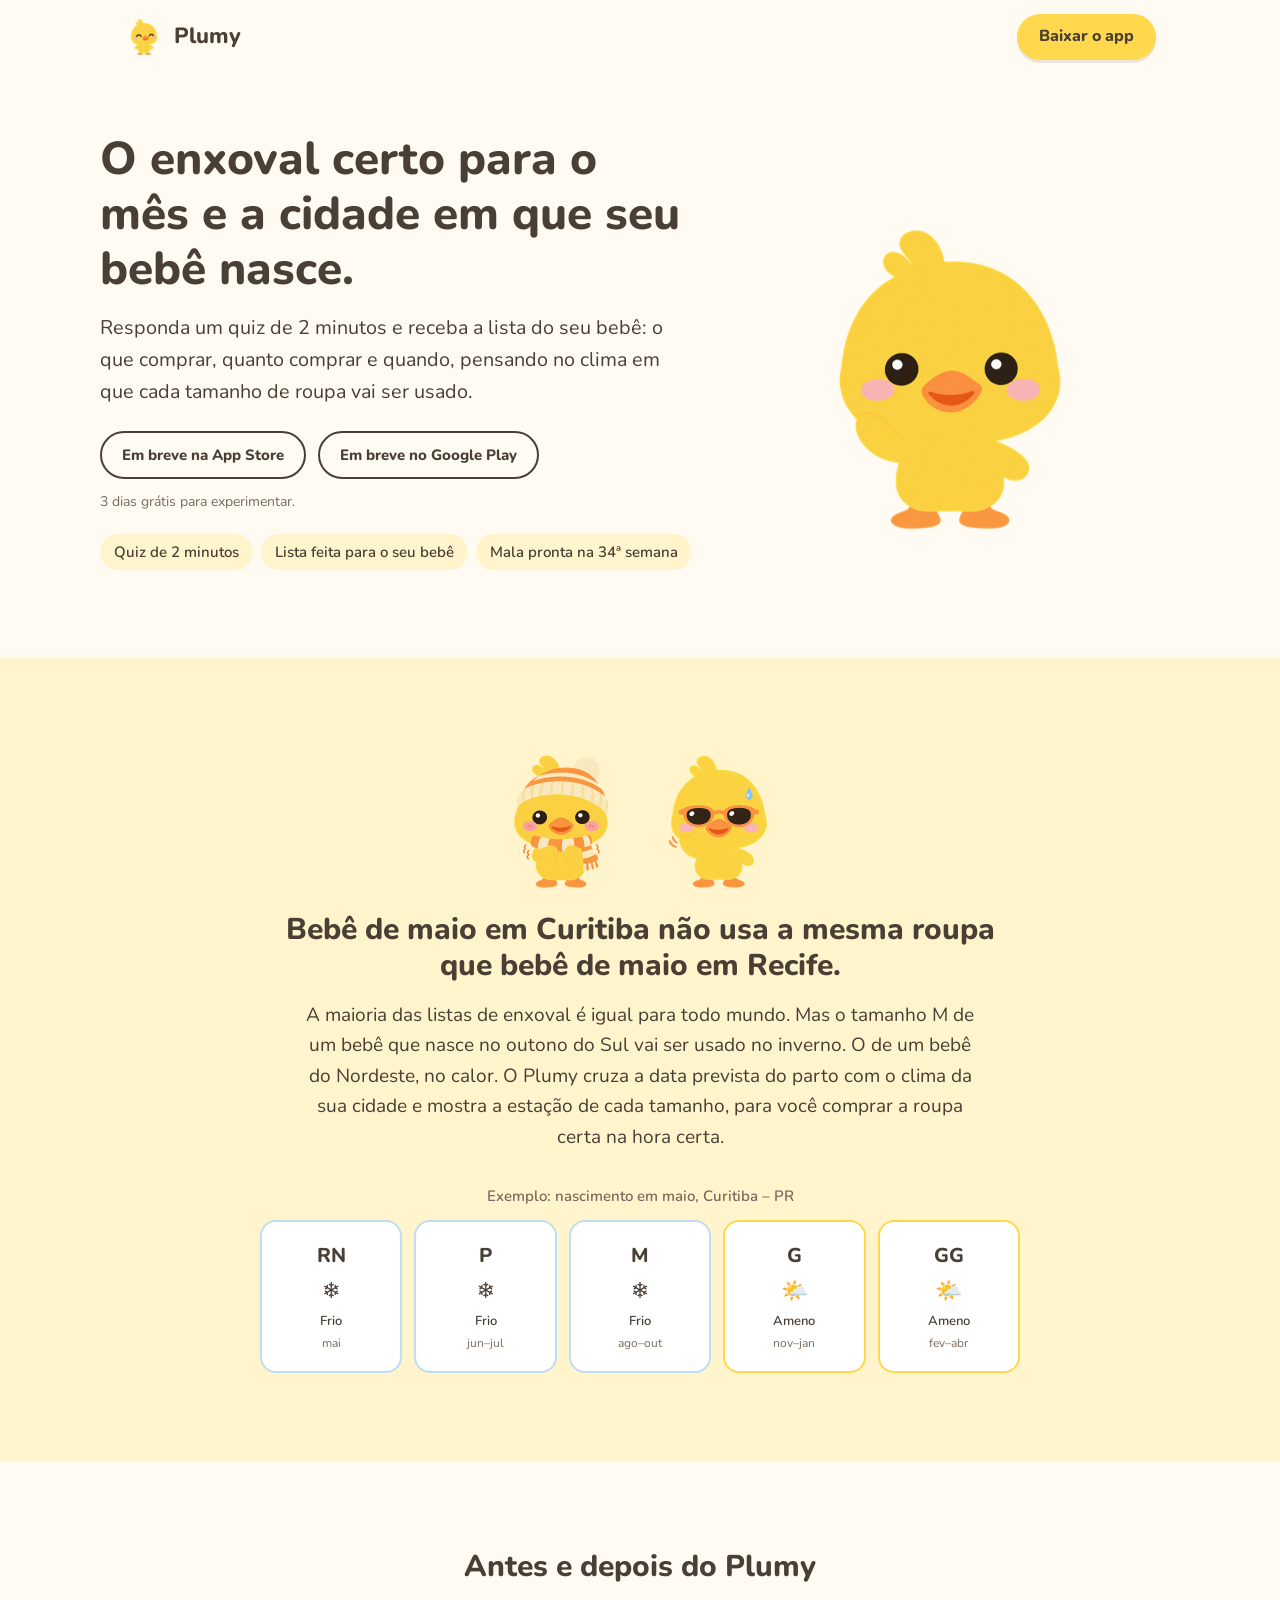
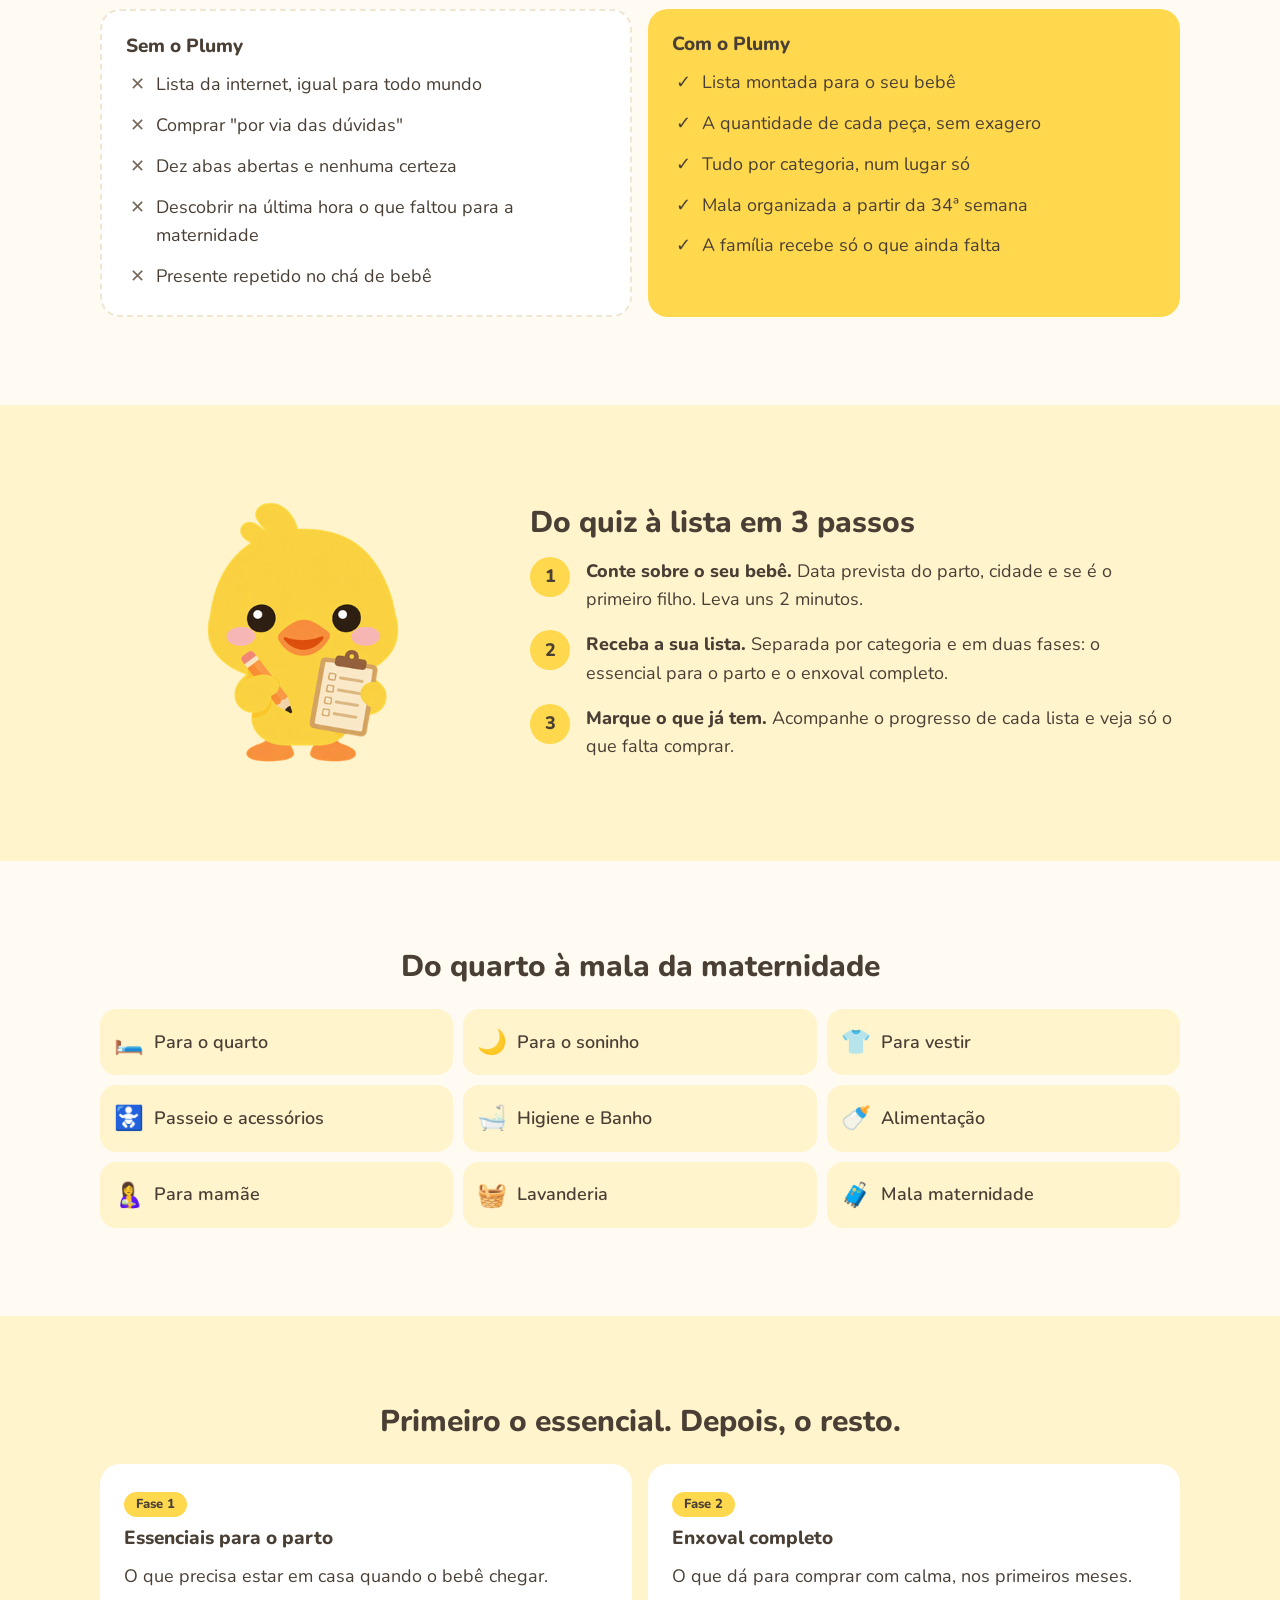
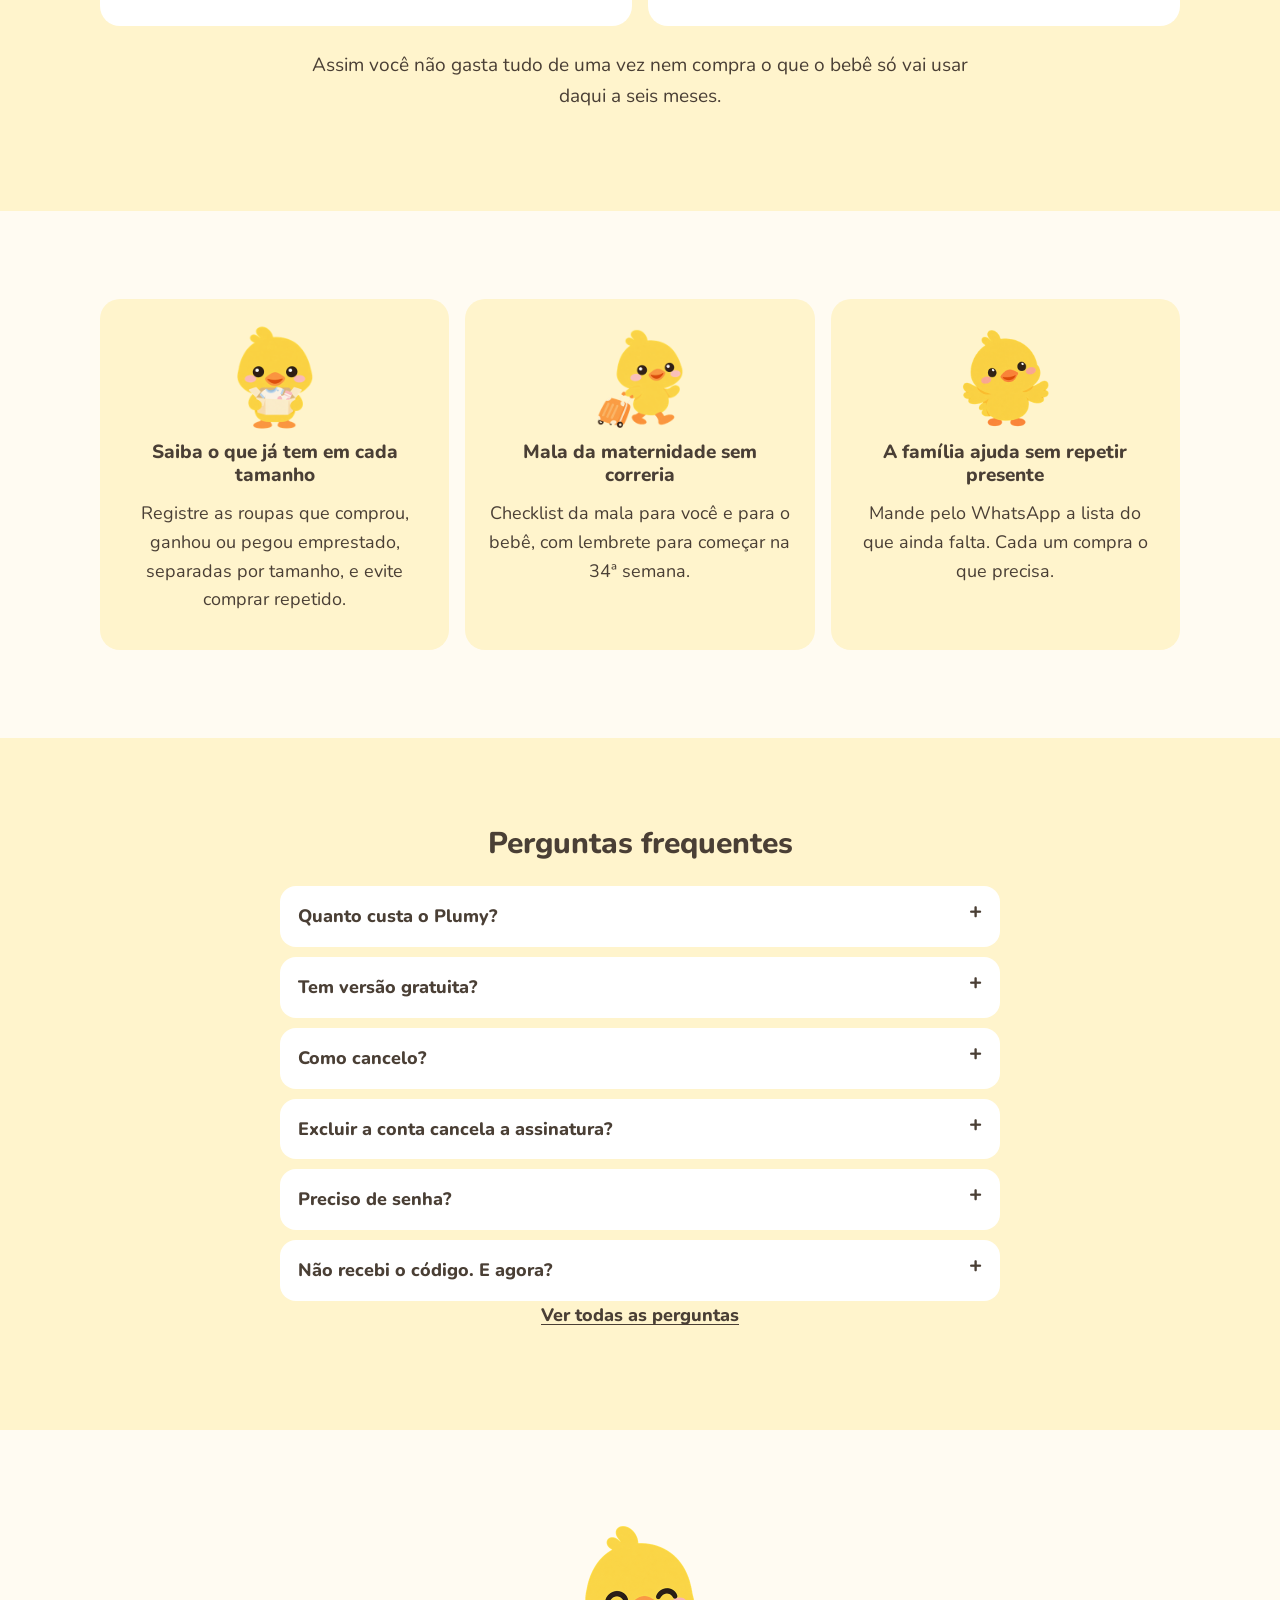
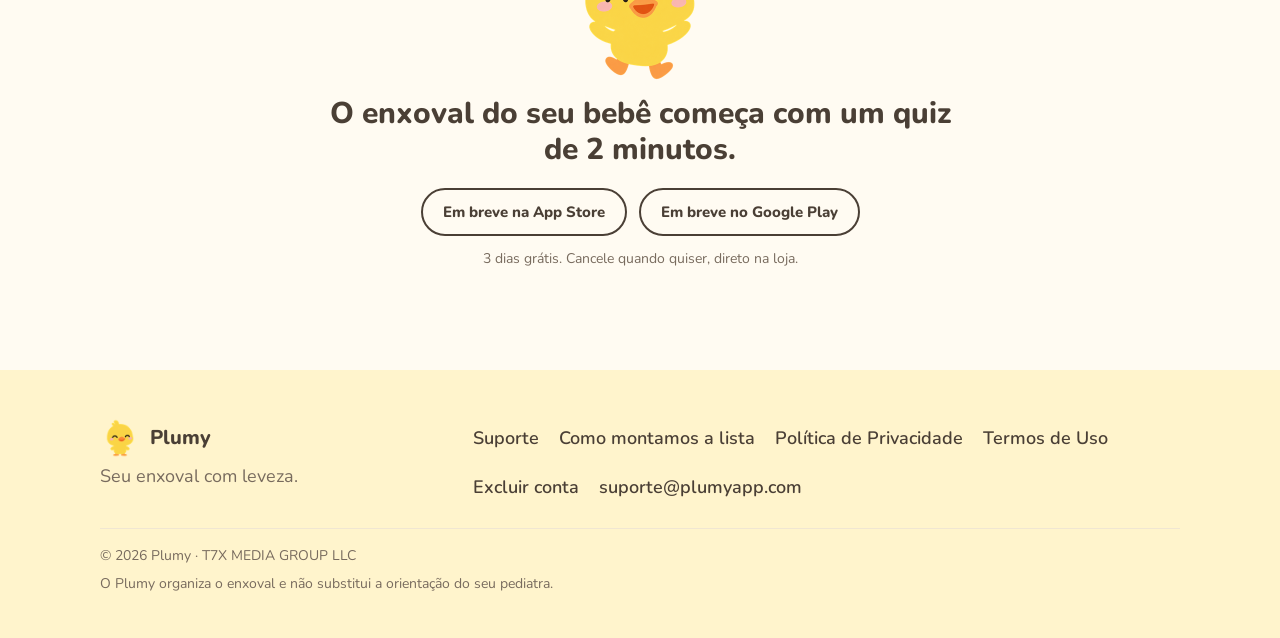
<file: index.html>
<!doctype html>
<html lang="pt-BR">
<head>
<meta charset="utf-8">
<meta name="viewport" content="width=device-width, initial-scale=1">
<title>Plumy: o enxoval do seu bebê na medida certa</title>
<meta name="description" content="Responda um quiz de 2 minutos e receba a lista de enxoval do seu bebê: o que comprar, quanto e quando, pelo clima da sua cidade.">
<link rel="canonical" href="https://plumyapp.com/">
<meta name="theme-color" content="#FFD84D">
<link rel="icon" href="favicon-32.png" sizes="32x32" type="image/png">
<link rel="icon" href="icon-192.png" sizes="192x192" type="image/png">
<link rel="apple-touch-icon" href="apple-touch-icon.png">
<meta property="og:type" content="website">
<meta property="og:site_name" content="Plumy">
<meta property="og:locale" content="pt_BR">
<meta property="og:title" content="Plumy: o enxoval do seu bebê na medida certa">
<meta property="og:description" content="Responda um quiz de 2 minutos e receba a lista de enxoval do seu bebê: o que comprar, quanto e quando, pelo clima da sua cidade.">
<meta property="og:url" content="https://plumyapp.com/">
<meta property="og:image" content="https://plumyapp.com/og.png">
<meta property="og:image:width" content="1200">
<meta property="og:image:height" content="630">
<meta property="og:image:alt" content="Patinho do Plumy e o texto: o enxoval certo para o mês e a cidade em que seu bebê nasce">
<meta name="twitter:card" content="summary_large_image">
<link rel="preconnect" href="https://fonts.googleapis.com">
<link rel="preconnect" href="https://fonts.gstatic.com" crossorigin>
<link rel="preload" as="style" href="https://fonts.googleapis.com/css2?family=Nunito:wght@400;600;800&display=swap">
<link rel="stylesheet" href="https://fonts.googleapis.com/css2?family=Nunito:wght@400;600;800&display=swap" media="print" onload="this.media='all'">
<noscript><link rel="stylesheet" href="https://fonts.googleapis.com/css2?family=Nunito:wght@400;600;800&display=swap"></noscript>
<style>:root{--amarelo:#FFD84D;--manteiga:#FFF4CC;--creme:#FFFBF2;--texto:#4A3F35;--suave:#786B5E;--laranja:#FFA552;--verde:#6BAA75;--borda:#F0E6D2;--largura:1080px;--leitura:720px;--raio:20px;}*,*::before,*::after{box-sizing:border-box;}html{scroll-behavior:smooth;-webkit-text-size-adjust:100%;}body{margin:0;background:var(--creme);color:var(--texto);font-family:'Nunito',system-ui,-apple-system,'Segoe UI',sans-serif;font-weight:400;font-size:17px;line-height:1.6;}img{max-width:100%;height:auto;display:block;}a{color:var(--texto);text-underline-offset:3px;}h1,h2,h3{font-weight:800;line-height:1.2;margin:0 0 12px;}h1{font-size:clamp(30px,6vw,46px);}h2{font-size:clamp(22px,4vw,30px);}h3{font-size:19px;}p{margin:0 0 12px;}strong{font-weight:800;}:focus-visible{outline:3px solid var(--laranja);outline-offset:3px;border-radius:6px;}.pular{position:absolute;left:16px;top:-60px;z-index:10;background:var(--texto);color:var(--creme);padding:10px 16px;border-radius:999px;text-decoration:none;font-weight:800;}.pular:focus{top:12px;}.topo{position:sticky;top:0;z-index:5;background:rgba(255,251,242,0.92);backdrop-filter:saturate(140%) blur(8px);-webkit-backdrop-filter:saturate(140%) blur(8px);border-bottom:1px solid transparent;}.topo-dentro{max-width:var(--largura);margin:0 auto;padding:12px 16px;display:flex;align-items:center;justify-content:space-between;gap:12px;}.marca{display:flex;align-items:center;gap:10px;text-decoration:none;font-weight:800;font-size:22px;color:var(--texto);}.marca img{width:40px;height:40px;}.botao{display:inline-flex;align-items:center;justify-content:center;gap:8px;min-height:44px;padding:10px 22px;background:var(--amarelo);color:var(--texto);border-radius:999px;font-weight:800;font-size:16px;text-decoration:none;box-shadow:0 3px 0 rgba(74,63,53,0.12);transition:transform 0.15s ease,box-shadow 0.15s ease;}.botao:hover{transform:translateY(-1px);box-shadow:0 5px 0 rgba(74,63,53,0.12);}.botao:active{transform:translateY(1px);box-shadow:0 1px 0 rgba(74,63,53,0.12);}.loja-em-breve{display:inline-flex;align-items:center;min-height:48px;padding:10px 20px;border:2px solid var(--texto);border-radius:999px;font-weight:800;font-size:15px;}main{display:block;}.secao{padding:56px 16px;}.secao.manteiga{background:var(--manteiga);}.dentro{max-width:var(--largura);margin:0 auto;}.leitura{max-width:var(--leitura);margin:0 auto;padding:32px 16px 56px;}.suave{color:var(--suave);}.pequeno{font-size:14px;}.documento h1{margin-top:8px;}.documento h2{font-size:21px;margin:36px 0 10px;}.documento p{margin-bottom:14px;}.documento .atualizado{color:var(--suave);font-size:15px;margin-bottom:28px;}.rodape{background:var(--manteiga);padding:40px 16px 32px;margin-top:0;}.rodape-dentro{max-width:var(--largura);margin:0 auto;display:grid;gap:20px;}.rodape .marca{font-size:20px;}.rodape .lema{margin:4px 0 0;color:var(--suave);}.rodape nav ul{list-style:none;margin:0;padding:0;display:flex;flex-wrap:wrap;gap:8px 20px;}.rodape nav a{display:inline-block;padding:6px 0;font-weight:600;text-decoration:none;}.rodape nav a:hover{text-decoration:underline;}.rodape .legal{border-top:1px solid var(--borda);padding-top:16px;color:var(--suave);font-size:14px;}.rodape .legal p{margin:0 0 6px;}@media (min-width:760px){body{font-size:18px;}.topo-dentro{padding:14px 24px;}.secao{padding:88px 24px;}.leitura{padding:48px 24px 80px;}.rodape{padding:48px 24px 36px;}.rodape-dentro{grid-template-columns:1fr 2fr;align-items:start;}.rodape .legal{grid-column:1 / -1;}}@media (prefers-reduced-motion:reduce){html{scroll-behavior:auto;}*,*::before,*::after{animation:none !important;transition:none !important;}}.centro{text-align:center;}.centralizado{margin-left:auto;margin-right:auto;justify-content:center;}.estreito{max-width:var(--leitura);}.destaque-texto{font-size:1.06em;max-width:680px;margin-left:auto;margin-right:auto;}.patinho{width:100%;height:auto;}.link-forte{font-weight:800;}.abertura{padding-top:32px;}.abertura-grade{display:grid;gap:24px;align-items:center;}.abertura .subtitulo{font-size:1.1em;margin:16px 0 24px;}.abertura-imagem .patinho{max-width:260px;margin:0 auto;}.lojas{display:flex;flex-wrap:wrap;gap:12px;margin-bottom:12px;}.chips{list-style:none;padding:0;margin:20px 0 0;display:flex;flex-wrap:wrap;gap:8px;}.chips li{background:var(--manteiga);border-radius:999px;padding:6px 14px;font-weight:600;font-size:15px;}.pulinho{animation:pulinho 1.2s ease 0.3s 1 both;}@keyframes pulinho{0%{transform:translateY(12px);opacity:0;}55%{transform:translateY(-10px);opacity:1;}75%{transform:translateY(0);}88%{transform:translateY(-4px);}100%{transform:translateY(0);}}.diferencial{text-align:center;}.diferencial h2{max-width:760px;margin:0 auto 16px;}.dupla-patinhos{display:flex;justify-content:center;gap:8px;margin-bottom:16px;}.dupla-patinhos .patinho{width:120px;}.linha-tempo{margin:32px auto 0;max-width:760px;}.linha-tempo figcaption{font-weight:600;color:var(--suave);font-size:15px;margin-bottom:12px;}.linha-tempo ol{list-style:none;padding:0;margin:0;display:grid;grid-template-columns:repeat(5,1fr);gap:6px;}.linha-tempo li{background:#fff;border-radius:16px;padding:12px 4px;display:grid;gap:2px;justify-items:center;border:2px solid transparent;}.linha-tempo li.clima-frio{border-color:#BFDDF2;}.linha-tempo li.clima-ameno{border-color:var(--amarelo);}.linha-tempo li.clima-calor{border-color:var(--laranja);}.linha-tempo .tam{font-weight:800;font-size:20px;}.linha-tempo .icone{font-size:22px;}.linha-tempo .clima{font-weight:600;font-size:13px;}.linha-tempo .meses{color:var(--suave);font-size:12px;}.comparacao{display:grid;gap:16px;margin-top:24px;}.coluna{border-radius:var(--raio);padding:24px;}.coluna.sem{background:#fff;border:2px dashed var(--borda);}.coluna.com{background:var(--amarelo);}.coluna ul{list-style:none;margin:0;padding:0;display:grid;gap:12px;}.coluna li{padding-left:30px;position:relative;}.coluna.sem li::before{content:"✕";position:absolute;left:4px;color:var(--suave);font-weight:800;}.coluna.com li::before{content:"✓";position:absolute;left:4px;font-weight:800;}.passos-grade{display:grid;gap:24px;align-items:center;}.passos-grade .patinho{max-width:200px;margin:0 auto;}.passos{list-style:none;counter-reset:passo;padding:0;margin:16px 0 0;display:grid;gap:16px;}.passos li{counter-increment:passo;position:relative;padding-left:56px;min-height:40px;}.passos li::before{content:counter(passo);position:absolute;left:0;top:0;width:40px;height:40px;border-radius:50%;background:var(--amarelo);display:grid;place-items:center;font-weight:800;}.listas{list-style:none;padding:0;margin:24px 0 0;display:grid;grid-template-columns:repeat(2,1fr);gap:10px;}.listas li{background:var(--manteiga);border-radius:16px;padding:14px;display:flex;align-items:center;gap:10px;font-weight:600;}.listas li span{font-size:24px;}.card{background:#fff;border-radius:var(--raio);padding:24px;}.fases{display:grid;gap:16px;margin:24px 0;}.etiqueta{display:inline-block;background:var(--amarelo);border-radius:999px;padding:2px 12px;font-weight:800;font-size:13px;margin-bottom:10px;}.recursos{display:grid;gap:16px;}.recursos .card{background:var(--manteiga);text-align:center;}.recursos .patinho{width:110px;margin:0 auto 8px;}.faq{display:grid;gap:10px;margin-top:24px;}.faq details{background:#fff;border-radius:16px;padding:4px 18px;}.faq summary{cursor:pointer;font-weight:800;padding:12px 0;list-style:none;position:relative;padding-right:28px;}.faq summary::-webkit-details-marker{display:none;}.faq summary::after{content:"+";position:absolute;right:0;top:10px;font-size:22px;line-height:1;}.faq details[open] summary::after{content:"–";}.faq details p{margin:0 0 14px;}.final .patinho{width:170px;margin:0 auto 8px;}.final h2{max-width:640px;margin:0 auto 20px;}@media (min-width:760px){.abertura{padding-top:56px;}.abertura-grade{grid-template-columns:1.3fr 1fr;}.abertura-imagem .patinho{max-width:340px;}.dupla-patinhos .patinho{width:150px;}.linha-tempo ol{gap:12px;}.linha-tempo li{padding:18px 8px;}.comparacao{grid-template-columns:1fr 1fr;}.passos-grade{grid-template-columns:1fr 1.6fr;}.passos-grade .patinho{max-width:280px;}.listas{grid-template-columns:repeat(3,1fr);}.fases{grid-template-columns:1fr 1fr;}.recursos{grid-template-columns:repeat(3,1fr);}}.cabeca-pagina{padding-bottom:40px;}.patinho-pagina .patinho{width:140px;margin:0 auto 12px;}.contato{background:var(--manteiga);border-radius:var(--raio);padding:20px;margin-top:20px;}.contato p{margin:0 0 4px;}.contato .email{font-size:1.2em;font-weight:800;margin-bottom:8px;overflow-wrap:anywhere;}.estreito h2{margin-top:32px;}.estreito h2:first-child{margin-top:0;}.metodo{display:grid;gap:28px;}.metodo article{background:#fff;border-radius:var(--raio);padding:24px;}.metodo h2{margin:0 0 10px;}.faixas{list-style:none;padding:0;margin:16px 0 0;display:grid;gap:8px;}.faixas li{display:flex;align-items:center;gap:10px;padding:10px 14px;border-radius:14px;border:2px solid var(--borda);}.faixas li.clima-frio{border-color:#BFDDF2;}.faixas li.clima-ameno{border-color:var(--amarelo);}.faixas li.clima-calor{border-color:var(--laranja);}.tabela-rolagem{overflow-x:auto;margin-top:12px;}.tabela-tamanhos{border-collapse:collapse;width:100%;min-width:260px;}.tabela-tamanhos th,.tabela-tamanhos td{text-align:left;padding:10px 12px;border-bottom:1px solid var(--borda);}.tabela-tamanhos thead th{font-size:14px;color:var(--suave);}.tabela-tamanhos tbody th{font-weight:800;width:30%;}.aviso{background:var(--amarelo);border-radius:var(--raio);padding:20px 24px;}.aviso p{margin:0;}@media (min-width:760px){.faixas{grid-template-columns:repeat(3,1fr);}}</style>
<script type="application/ld+json">{"@context":"https://schema.org","@type":"Organization","name":"Plumy","legalName":"T7X MEDIA GROUP LLC","url":"https://plumyapp.com/","logo":"https://plumyapp.com/apple-touch-icon.png","email":"suporte@plumyapp.com"}</script>
</head>
<body>
<a class="pular" href="#conteudo">Pular para o conteúdo</a>
<header class="topo">
  <div class="topo-dentro">
    <a class="marca" href="index.html" aria-label="Plumy, página inicial"><img src="patinho.png" alt="" width="40" height="40">Plumy</a>
    <a class="botao" href="index.html#baixar">Baixar o app</a>
  </div>
</header>
<main id="conteudo">

<section class="secao abertura">
  <div class="dentro abertura-grade">
    <div class="abertura-texto">
      <h1>O enxoval certo para o mês e a cidade em que seu bebê nasce.</h1>
      <p class="subtitulo">Responda um quiz de 2 minutos e receba a lista do seu bebê: o que comprar, quanto comprar e quando, pensando no clima em que cada tamanho de roupa vai ser usado.</p>
      <div class="lojas"><span class="loja-em-breve">Em breve na App Store</span>
<span class="loja-em-breve">Em breve no Google Play</span></div>
      <p class="suave pequeno">3 dias grátis para experimentar.</p>
      <ul class="chips" aria-label="Destaques">
        <li>Quiz de 2 minutos</li>
        <li>Lista feita para o seu bebê</li>
        <li>Mala pronta na 34ª semana</li>
      </ul>
    </div>
    <div class="abertura-imagem"><img class="patinho abertura pulinho" src="mascote/acenando.png" alt="Patinho do Plumy acenando" width="320" height="320"></div>
  </div>
</section>

<section class="secao manteiga">
  <div class="dentro diferencial">
    <div class="dupla-patinhos" aria-hidden="true">
      <img class="patinho " src="mascote/com_frio.png" alt="" width="140" height="140" loading="lazy">
      <img class="patinho " src="mascote/com_calor.png" alt="" width="140" height="140" loading="lazy">
    </div>
    <h2>Bebê de maio em Curitiba não usa a mesma roupa que bebê de maio em Recife.</h2>
    <p class="destaque-texto">A maioria das listas de enxoval é igual para todo mundo. Mas o tamanho M de um bebê que nasce no outono do Sul vai ser usado no inverno. O de um bebê do Nordeste, no calor. O Plumy cruza a data prevista do parto com o clima da sua cidade e mostra a estação de cada tamanho, para você comprar a roupa certa na hora certa.</p>
    <figure class="linha-tempo">
      <figcaption>Exemplo: nascimento em maio, Curitiba – PR</figcaption>
      <ol>
        <li class="clima-frio"><span class="tam">RN</span><span class="icone" aria-hidden="true">❄️</span><span class="clima">Frio</span><span class="meses">mai</span></li>
        <li class="clima-frio"><span class="tam">P</span><span class="icone" aria-hidden="true">❄️</span><span class="clima">Frio</span><span class="meses">jun–jul</span></li>
        <li class="clima-frio"><span class="tam">M</span><span class="icone" aria-hidden="true">❄️</span><span class="clima">Frio</span><span class="meses">ago–out</span></li>
        <li class="clima-ameno"><span class="tam">G</span><span class="icone" aria-hidden="true">🌤️</span><span class="clima">Ameno</span><span class="meses">nov–jan</span></li>
        <li class="clima-ameno"><span class="tam">GG</span><span class="icone" aria-hidden="true">🌤️</span><span class="clima">Ameno</span><span class="meses">fev–abr</span></li>
      </ol>
    </figure>
  </div>
</section>

<section class="secao">
  <div class="dentro">
    <h2 class="centro">Antes e depois do Plumy</h2>
    <div class="comparacao">
      <div class="coluna sem">
        <h3>Sem o Plumy</h3>
        <ul>
          <li>Lista da internet, igual para todo mundo</li>
          <li>Comprar "por via das dúvidas"</li>
          <li>Dez abas abertas e nenhuma certeza</li>
          <li>Descobrir na última hora o que faltou para a maternidade</li>
          <li>Presente repetido no chá de bebê</li>
        </ul>
      </div>
      <div class="coluna com">
        <h3>Com o Plumy</h3>
        <ul>
          <li>Lista montada para o seu bebê</li>
          <li>A quantidade de cada peça, sem exagero</li>
          <li>Tudo por categoria, num lugar só</li>
          <li>Mala organizada a partir da 34ª semana</li>
          <li>A família recebe só o que ainda falta</li>
        </ul>
      </div>
    </div>
  </div>
</section>

<section class="secao manteiga">
  <div class="dentro passos-grade">
    <div><img class="patinho " src="mascote/com_listinha.png" alt="Patinho segurando uma listinha" width="220" height="220" loading="lazy"></div>
    <div>
      <h2>Do quiz à lista em 3 passos</h2>
      <ol class="passos">
        <li><strong>Conte sobre o seu bebê.</strong> Data prevista do parto, cidade e se é o primeiro filho. Leva uns 2 minutos.</li>
        <li><strong>Receba a sua lista.</strong> Separada por categoria e em duas fases: o essencial para o parto e o enxoval completo.</li>
        <li><strong>Marque o que já tem.</strong> Acompanhe o progresso de cada lista e veja só o que falta comprar.</li>
      </ol>
    </div>
  </div>
</section>

<section class="secao">
  <div class="dentro">
    <h2 class="centro">Do quarto à mala da maternidade</h2>
    <ul class="listas">
      <li><span aria-hidden="true">🛏️</span>Para o quarto</li>
      <li><span aria-hidden="true">🌙</span>Para o soninho</li>
      <li><span aria-hidden="true">👕</span>Para vestir</li>
      <li><span aria-hidden="true">🚼</span>Passeio e acessórios</li>
      <li><span aria-hidden="true">🛁</span>Higiene e Banho</li>
      <li><span aria-hidden="true">🍼</span>Alimentação</li>
      <li><span aria-hidden="true">🤱</span>Para mamãe</li>
      <li><span aria-hidden="true">🧺</span>Lavanderia</li>
      <li><span aria-hidden="true">🧳</span>Mala maternidade</li>
    </ul>
  </div>
</section>

<section class="secao manteiga">
  <div class="dentro">
    <h2 class="centro">Primeiro o essencial. Depois, o resto.</h2>
    <div class="fases">
      <div class="card"><p class="etiqueta">Fase 1</p><h3>Essenciais para o parto</h3><p>O que precisa estar em casa quando o bebê chegar.</p></div>
      <div class="card"><p class="etiqueta">Fase 2</p><h3>Enxoval completo</h3><p>O que dá para comprar com calma, nos primeiros meses.</p></div>
    </div>
    <p class="centro destaque-texto">Assim você não gasta tudo de uma vez nem compra o que o bebê só vai usar daqui a seis meses.</p>
  </div>
</section>

<section class="secao">
  <div class="dentro">
    <div class="recursos">
      <div class="card"><img class="patinho " src="mascote/com_caixa.png" alt="" width="120" height="120" loading="lazy"><h3>Saiba o que já tem em cada tamanho</h3><p>Registre as roupas que comprou, ganhou ou pegou emprestado, separadas por tamanho, e evite comprar repetido.</p></div>
      <div class="card"><img class="patinho " src="mascote/com_mala.png" alt="" width="120" height="120" loading="lazy"><h3>Mala da maternidade sem correria</h3><p>Checklist da mala para você e para o bebê, com lembrete para começar na 34ª semana.</p></div>
      <div class="card"><img class="patinho " src="mascote/acolhendo.png" alt="" width="120" height="120" loading="lazy"><h3>A família ajuda sem repetir presente</h3><p>Mande pelo WhatsApp a lista do que ainda falta. Cada um compra o que precisa.</p></div>
    </div>
  </div>
</section>

<section class="secao manteiga">
  <div class="dentro estreito">
    <h2 class="centro">Perguntas frequentes</h2>
    <div class="faq">
      <details><summary>Quanto custa o Plumy?</summary><p>Você tem 3 dias grátis para experimentar. Depois, R$ 49,90 por ano (cerca de R$ 4,16 por mês) ou R$ 19,90 por mês. A cobrança é feita pela App Store ou pelo Google Play.</p></details>
      <details><summary>Tem versão gratuita?</summary><p>Não. O Plumy funciona por assinatura, com 3 dias grátis para você conhecer tudo antes de pagar.</p></details>
      <details><summary>Como cancelo?</summary><p>No iPhone: Ajustes → seu nome → Assinaturas → Plumy. No Android: Google Play → Pagamentos e assinaturas → Assinaturas → Plumy. Se cancelar durante os 3 dias grátis, você não é cobrada.</p></details>
      <details><summary>Excluir a conta cancela a assinatura?</summary><p>Não. A assinatura é da App Store ou do Google Play e precisa ser cancelada lá.</p></details>
      <details><summary>Preciso de senha?</summary><p>Não. Você entra com o seu e-mail e recebe um código de 6 números, que vale por 10 minutos.</p></details>
      <details><summary>Não recebi o código. E agora?</summary><p>Confira a caixa de spam e a aba Promoções. Espere 1 minuto e peça um novo código. Se não chegar, escreva para o suporte.</p></details>
    </div>
    <p class="centro"><a class="link-forte" href="suporte.html">Ver todas as perguntas</a></p>
  </div>
</section>

<section class="secao final" id="baixar">
  <div class="dentro centro">
    <img class="patinho centralizado" src="mascote/comemorando.png" alt="Patinho do Plumy comemorando" width="200" height="200" loading="lazy">
    <h2>O enxoval do seu bebê começa com um quiz de 2 minutos.</h2>
    <div class="lojas centralizado"><span class="loja-em-breve">Em breve na App Store</span>
<span class="loja-em-breve">Em breve no Google Play</span></div>
    <p class="suave pequeno">3 dias grátis. Cancele quando quiser, direto na loja.</p>
  </div>
</section>

</main>
<footer class="rodape">
  <div class="rodape-dentro">
    <div>
      <a class="marca" href="index.html"><img src="patinho.png" alt="" width="36" height="36">Plumy</a>
      <p class="lema">Seu enxoval com leveza.</p>
    </div>
    <nav aria-label="Links do rodapé">
      <ul>
        <li><a href="suporte.html">Suporte</a></li>
        <li><a href="metodologia.html">Como montamos a lista</a></li>
        <li><a href="privacidade.html">Política de Privacidade</a></li>
        <li><a href="termos.html">Termos de Uso</a></li>
        <li><a href="excluir-conta.html">Excluir conta</a></li>
        <li><a href="mailto:suporte@plumyapp.com">suporte@plumyapp.com</a></li>
      </ul>
    </nav>
    <div class="legal">
      <p>© 2026 Plumy · T7X MEDIA GROUP LLC</p>
      <p>O Plumy organiza o enxoval e não substitui a orientação do seu pediatra.</p>
    </div>
  </div>
</footer>
</body>
</html>
</file>
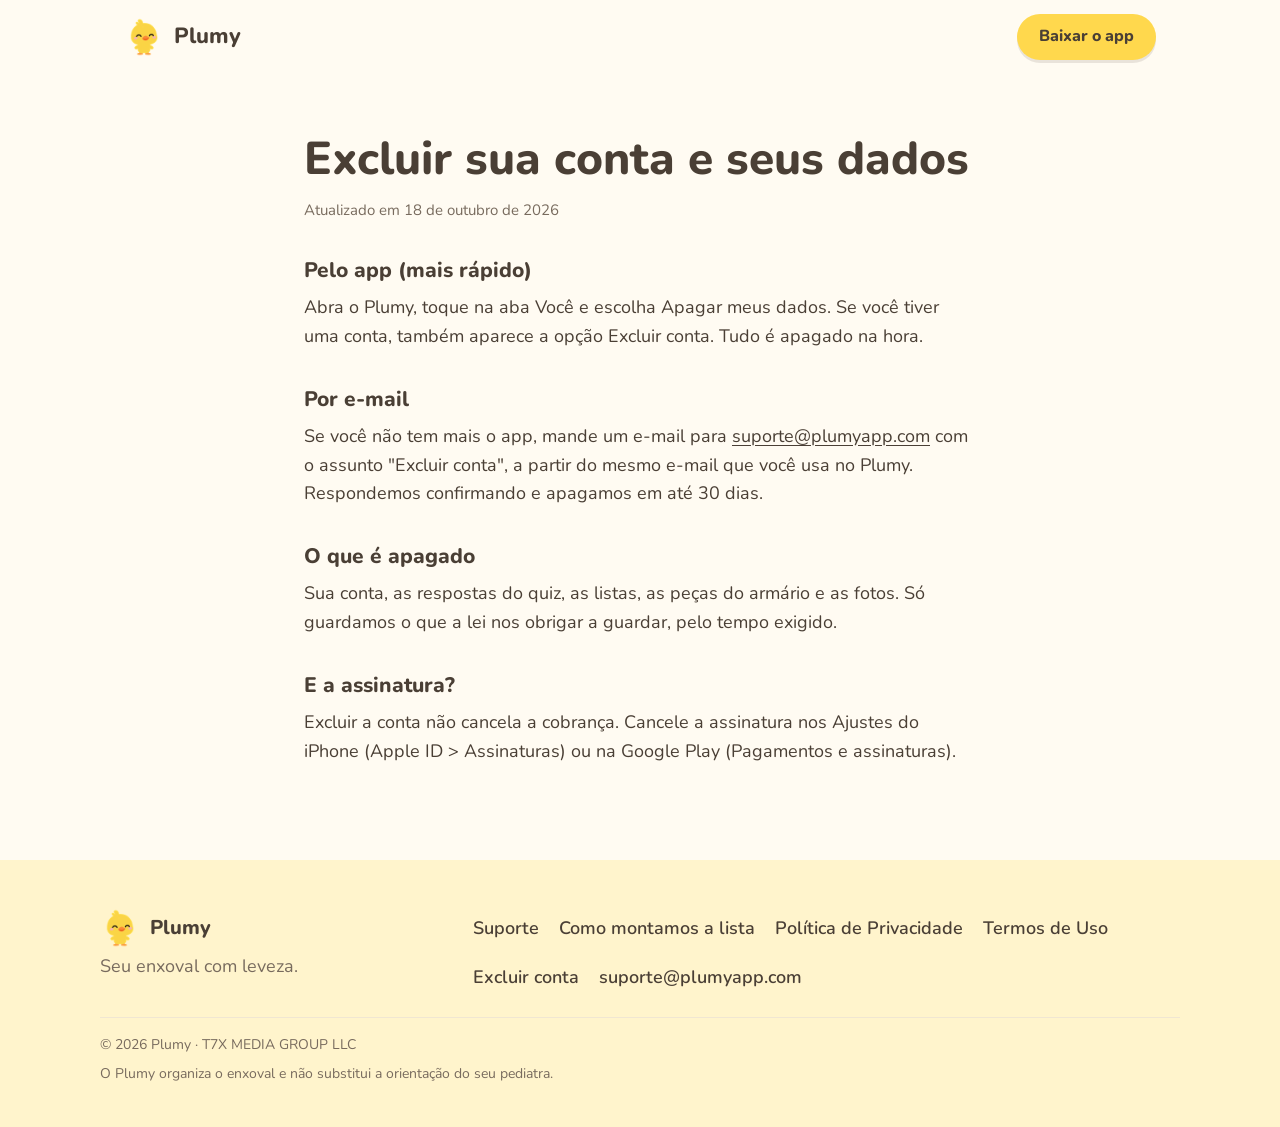
<file: excluir-conta.html>
<!doctype html>
<html lang="pt-BR">
<head>
<meta charset="utf-8">
<meta name="viewport" content="width=device-width, initial-scale=1">
<title>Excluir sua conta e seus dados · Plumy</title>
<meta name="description" content="Como excluir a sua conta do Plumy e todos os seus dados, pelo app ou por e-mail.">
<link rel="canonical" href="https://plumyapp.com/excluir-conta.html">
<meta name="theme-color" content="#FFD84D">
<link rel="icon" href="favicon-32.png" sizes="32x32" type="image/png">
<link rel="icon" href="icon-192.png" sizes="192x192" type="image/png">
<link rel="apple-touch-icon" href="apple-touch-icon.png">
<meta property="og:type" content="website">
<meta property="og:site_name" content="Plumy">
<meta property="og:locale" content="pt_BR">
<meta property="og:title" content="Excluir sua conta e seus dados · Plumy">
<meta property="og:description" content="Como excluir a sua conta do Plumy e todos os seus dados, pelo app ou por e-mail.">
<meta property="og:url" content="https://plumyapp.com/excluir-conta.html">
<meta property="og:image" content="https://plumyapp.com/og.png">
<meta property="og:image:width" content="1200">
<meta property="og:image:height" content="630">
<meta property="og:image:alt" content="Patinho do Plumy e o texto: o enxoval certo para o mês e a cidade em que seu bebê nasce">
<meta name="twitter:card" content="summary_large_image">
<link rel="preconnect" href="https://fonts.googleapis.com">
<link rel="preconnect" href="https://fonts.gstatic.com" crossorigin>
<link rel="preload" as="style" href="https://fonts.googleapis.com/css2?family=Nunito:wght@400;600;800&display=swap">
<link rel="stylesheet" href="https://fonts.googleapis.com/css2?family=Nunito:wght@400;600;800&display=swap" media="print" onload="this.media='all'">
<noscript><link rel="stylesheet" href="https://fonts.googleapis.com/css2?family=Nunito:wght@400;600;800&display=swap"></noscript>
<style>:root{--amarelo:#FFD84D;--manteiga:#FFF4CC;--creme:#FFFBF2;--texto:#4A3F35;--suave:#786B5E;--laranja:#FFA552;--verde:#6BAA75;--borda:#F0E6D2;--largura:1080px;--leitura:720px;--raio:20px;}*,*::before,*::after{box-sizing:border-box;}html{scroll-behavior:smooth;-webkit-text-size-adjust:100%;}body{margin:0;background:var(--creme);color:var(--texto);font-family:'Nunito',system-ui,-apple-system,'Segoe UI',sans-serif;font-weight:400;font-size:17px;line-height:1.6;}img{max-width:100%;height:auto;display:block;}a{color:var(--texto);text-underline-offset:3px;}h1,h2,h3{font-weight:800;line-height:1.2;margin:0 0 12px;}h1{font-size:clamp(30px,6vw,46px);}h2{font-size:clamp(22px,4vw,30px);}h3{font-size:19px;}p{margin:0 0 12px;}strong{font-weight:800;}:focus-visible{outline:3px solid var(--laranja);outline-offset:3px;border-radius:6px;}.pular{position:absolute;left:16px;top:-60px;z-index:10;background:var(--texto);color:var(--creme);padding:10px 16px;border-radius:999px;text-decoration:none;font-weight:800;}.pular:focus{top:12px;}.topo{position:sticky;top:0;z-index:5;background:rgba(255,251,242,0.92);backdrop-filter:saturate(140%) blur(8px);-webkit-backdrop-filter:saturate(140%) blur(8px);border-bottom:1px solid transparent;}.topo-dentro{max-width:var(--largura);margin:0 auto;padding:12px 16px;display:flex;align-items:center;justify-content:space-between;gap:12px;}.marca{display:flex;align-items:center;gap:10px;text-decoration:none;font-weight:800;font-size:22px;color:var(--texto);}.marca img{width:40px;height:40px;}.botao{display:inline-flex;align-items:center;justify-content:center;gap:8px;min-height:44px;padding:10px 22px;background:var(--amarelo);color:var(--texto);border-radius:999px;font-weight:800;font-size:16px;text-decoration:none;box-shadow:0 3px 0 rgba(74,63,53,0.12);transition:transform 0.15s ease,box-shadow 0.15s ease;}.botao:hover{transform:translateY(-1px);box-shadow:0 5px 0 rgba(74,63,53,0.12);}.botao:active{transform:translateY(1px);box-shadow:0 1px 0 rgba(74,63,53,0.12);}.loja-em-breve{display:inline-flex;align-items:center;min-height:48px;padding:10px 20px;border:2px solid var(--texto);border-radius:999px;font-weight:800;font-size:15px;}main{display:block;}.secao{padding:56px 16px;}.secao.manteiga{background:var(--manteiga);}.dentro{max-width:var(--largura);margin:0 auto;}.leitura{max-width:var(--leitura);margin:0 auto;padding:32px 16px 56px;}.suave{color:var(--suave);}.pequeno{font-size:14px;}.documento h1{margin-top:8px;}.documento h2{font-size:21px;margin:36px 0 10px;}.documento p{margin-bottom:14px;}.documento .atualizado{color:var(--suave);font-size:15px;margin-bottom:28px;}.rodape{background:var(--manteiga);padding:40px 16px 32px;margin-top:0;}.rodape-dentro{max-width:var(--largura);margin:0 auto;display:grid;gap:20px;}.rodape .marca{font-size:20px;}.rodape .lema{margin:4px 0 0;color:var(--suave);}.rodape nav ul{list-style:none;margin:0;padding:0;display:flex;flex-wrap:wrap;gap:8px 20px;}.rodape nav a{display:inline-block;padding:6px 0;font-weight:600;text-decoration:none;}.rodape nav a:hover{text-decoration:underline;}.rodape .legal{border-top:1px solid var(--borda);padding-top:16px;color:var(--suave);font-size:14px;}.rodape .legal p{margin:0 0 6px;}@media (min-width:760px){body{font-size:18px;}.topo-dentro{padding:14px 24px;}.secao{padding:88px 24px;}.leitura{padding:48px 24px 80px;}.rodape{padding:48px 24px 36px;}.rodape-dentro{grid-template-columns:1fr 2fr;align-items:start;}.rodape .legal{grid-column:1 / -1;}}@media (prefers-reduced-motion:reduce){html{scroll-behavior:auto;}*,*::before,*::after{animation:none !important;transition:none !important;}}.centro{text-align:center;}.centralizado{margin-left:auto;margin-right:auto;justify-content:center;}.estreito{max-width:var(--leitura);}.destaque-texto{font-size:1.06em;max-width:680px;margin-left:auto;margin-right:auto;}.patinho{width:100%;height:auto;}.link-forte{font-weight:800;}.abertura{padding-top:32px;}.abertura-grade{display:grid;gap:24px;align-items:center;}.abertura .subtitulo{font-size:1.1em;margin:16px 0 24px;}.abertura-imagem .patinho{max-width:260px;margin:0 auto;}.lojas{display:flex;flex-wrap:wrap;gap:12px;margin-bottom:12px;}.chips{list-style:none;padding:0;margin:20px 0 0;display:flex;flex-wrap:wrap;gap:8px;}.chips li{background:var(--manteiga);border-radius:999px;padding:6px 14px;font-weight:600;font-size:15px;}.pulinho{animation:pulinho 1.2s ease 0.3s 1 both;}@keyframes pulinho{0%{transform:translateY(12px);opacity:0;}55%{transform:translateY(-10px);opacity:1;}75%{transform:translateY(0);}88%{transform:translateY(-4px);}100%{transform:translateY(0);}}.diferencial{text-align:center;}.diferencial h2{max-width:760px;margin:0 auto 16px;}.dupla-patinhos{display:flex;justify-content:center;gap:8px;margin-bottom:16px;}.dupla-patinhos .patinho{width:120px;}.linha-tempo{margin:32px auto 0;max-width:760px;}.linha-tempo figcaption{font-weight:600;color:var(--suave);font-size:15px;margin-bottom:12px;}.linha-tempo ol{list-style:none;padding:0;margin:0;display:grid;grid-template-columns:repeat(5,1fr);gap:6px;}.linha-tempo li{background:#fff;border-radius:16px;padding:12px 4px;display:grid;gap:2px;justify-items:center;border:2px solid transparent;}.linha-tempo li.clima-frio{border-color:#BFDDF2;}.linha-tempo li.clima-ameno{border-color:var(--amarelo);}.linha-tempo li.clima-calor{border-color:var(--laranja);}.linha-tempo .tam{font-weight:800;font-size:20px;}.linha-tempo .icone{font-size:22px;}.linha-tempo .clima{font-weight:600;font-size:13px;}.linha-tempo .meses{color:var(--suave);font-size:12px;}.comparacao{display:grid;gap:16px;margin-top:24px;}.coluna{border-radius:var(--raio);padding:24px;}.coluna.sem{background:#fff;border:2px dashed var(--borda);}.coluna.com{background:var(--amarelo);}.coluna ul{list-style:none;margin:0;padding:0;display:grid;gap:12px;}.coluna li{padding-left:30px;position:relative;}.coluna.sem li::before{content:"✕";position:absolute;left:4px;color:var(--suave);font-weight:800;}.coluna.com li::before{content:"✓";position:absolute;left:4px;font-weight:800;}.passos-grade{display:grid;gap:24px;align-items:center;}.passos-grade .patinho{max-width:200px;margin:0 auto;}.passos{list-style:none;counter-reset:passo;padding:0;margin:16px 0 0;display:grid;gap:16px;}.passos li{counter-increment:passo;position:relative;padding-left:56px;min-height:40px;}.passos li::before{content:counter(passo);position:absolute;left:0;top:0;width:40px;height:40px;border-radius:50%;background:var(--amarelo);display:grid;place-items:center;font-weight:800;}.listas{list-style:none;padding:0;margin:24px 0 0;display:grid;grid-template-columns:repeat(2,1fr);gap:10px;}.listas li{background:var(--manteiga);border-radius:16px;padding:14px;display:flex;align-items:center;gap:10px;font-weight:600;}.listas li span{font-size:24px;}.card{background:#fff;border-radius:var(--raio);padding:24px;}.fases{display:grid;gap:16px;margin:24px 0;}.etiqueta{display:inline-block;background:var(--amarelo);border-radius:999px;padding:2px 12px;font-weight:800;font-size:13px;margin-bottom:10px;}.recursos{display:grid;gap:16px;}.recursos .card{background:var(--manteiga);text-align:center;}.recursos .patinho{width:110px;margin:0 auto 8px;}.faq{display:grid;gap:10px;margin-top:24px;}.faq details{background:#fff;border-radius:16px;padding:4px 18px;}.faq summary{cursor:pointer;font-weight:800;padding:12px 0;list-style:none;position:relative;padding-right:28px;}.faq summary::-webkit-details-marker{display:none;}.faq summary::after{content:"+";position:absolute;right:0;top:10px;font-size:22px;line-height:1;}.faq details[open] summary::after{content:"–";}.faq details p{margin:0 0 14px;}.final .patinho{width:170px;margin:0 auto 8px;}.final h2{max-width:640px;margin:0 auto 20px;}@media (min-width:760px){.abertura{padding-top:56px;}.abertura-grade{grid-template-columns:1.3fr 1fr;}.abertura-imagem .patinho{max-width:340px;}.dupla-patinhos .patinho{width:150px;}.linha-tempo ol{gap:12px;}.linha-tempo li{padding:18px 8px;}.comparacao{grid-template-columns:1fr 1fr;}.passos-grade{grid-template-columns:1fr 1.6fr;}.passos-grade .patinho{max-width:280px;}.listas{grid-template-columns:repeat(3,1fr);}.fases{grid-template-columns:1fr 1fr;}.recursos{grid-template-columns:repeat(3,1fr);}}.cabeca-pagina{padding-bottom:40px;}.patinho-pagina .patinho{width:140px;margin:0 auto 12px;}.contato{background:var(--manteiga);border-radius:var(--raio);padding:20px;margin-top:20px;}.contato p{margin:0 0 4px;}.contato .email{font-size:1.2em;font-weight:800;margin-bottom:8px;overflow-wrap:anywhere;}.estreito h2{margin-top:32px;}.estreito h2:first-child{margin-top:0;}.metodo{display:grid;gap:28px;}.metodo article{background:#fff;border-radius:var(--raio);padding:24px;}.metodo h2{margin:0 0 10px;}.faixas{list-style:none;padding:0;margin:16px 0 0;display:grid;gap:8px;}.faixas li{display:flex;align-items:center;gap:10px;padding:10px 14px;border-radius:14px;border:2px solid var(--borda);}.faixas li.clima-frio{border-color:#BFDDF2;}.faixas li.clima-ameno{border-color:var(--amarelo);}.faixas li.clima-calor{border-color:var(--laranja);}.tabela-rolagem{overflow-x:auto;margin-top:12px;}.tabela-tamanhos{border-collapse:collapse;width:100%;min-width:260px;}.tabela-tamanhos th,.tabela-tamanhos td{text-align:left;padding:10px 12px;border-bottom:1px solid var(--borda);}.tabela-tamanhos thead th{font-size:14px;color:var(--suave);}.tabela-tamanhos tbody th{font-weight:800;width:30%;}.aviso{background:var(--amarelo);border-radius:var(--raio);padding:20px 24px;}.aviso p{margin:0;}@media (min-width:760px){.faixas{grid-template-columns:repeat(3,1fr);}}</style>
<script type="application/ld+json">{"@context":"https://schema.org","@type":"Organization","name":"Plumy","legalName":"T7X MEDIA GROUP LLC","url":"https://plumyapp.com/","logo":"https://plumyapp.com/apple-touch-icon.png","email":"suporte@plumyapp.com"}</script>
</head>
<body>
<a class="pular" href="#conteudo">Pular para o conteúdo</a>
<header class="topo">
  <div class="topo-dentro">
    <a class="marca" href="index.html" aria-label="Plumy, página inicial"><img src="patinho.png" alt="" width="40" height="40">Plumy</a>
    <a class="botao" href="index.html#baixar">Baixar o app</a>
  </div>
</header>
<main id="conteudo">

<article class="leitura documento">
<h1>Excluir sua conta e seus dados</h1>
<p class="atualizado">Atualizado em 18 de outubro de 2026</p>
<h2>Pelo app (mais rápido)</h2>
<p>Abra o Plumy, toque na aba Você e escolha Apagar meus dados. Se você tiver uma conta, também aparece a opção Excluir conta. Tudo é apagado na hora.</p>
<h2>Por e-mail</h2>
<p>Se você não tem mais o app, mande um e-mail para <a href="mailto:suporte@plumyapp.com">suporte@plumyapp.com</a> com o assunto &quot;Excluir conta&quot;, a partir do mesmo e-mail que você usa no Plumy. Respondemos confirmando e apagamos em até 30 dias.</p>
<h2>O que é apagado</h2>
<p>Sua conta, as respostas do quiz, as listas, as peças do armário e as fotos. Só guardamos o que a lei nos obrigar a guardar, pelo tempo exigido.</p>
<h2>E a assinatura?</h2>
<p>Excluir a conta não cancela a cobrança. Cancele a assinatura nos Ajustes do iPhone (Apple ID &gt; Assinaturas) ou na Google Play (Pagamentos e assinaturas).</p>
</article>

</main>
<footer class="rodape">
  <div class="rodape-dentro">
    <div>
      <a class="marca" href="index.html"><img src="patinho.png" alt="" width="36" height="36">Plumy</a>
      <p class="lema">Seu enxoval com leveza.</p>
    </div>
    <nav aria-label="Links do rodapé">
      <ul>
        <li><a href="suporte.html">Suporte</a></li>
        <li><a href="metodologia.html">Como montamos a lista</a></li>
        <li><a href="privacidade.html">Política de Privacidade</a></li>
        <li><a href="termos.html">Termos de Uso</a></li>
        <li><a href="excluir-conta.html">Excluir conta</a></li>
        <li><a href="mailto:suporte@plumyapp.com">suporte@plumyapp.com</a></li>
      </ul>
    </nav>
    <div class="legal">
      <p>© 2026 Plumy · T7X MEDIA GROUP LLC</p>
      <p>O Plumy organiza o enxoval e não substitui a orientação do seu pediatra.</p>
    </div>
  </div>
</footer>
</body>
</html>
</file>
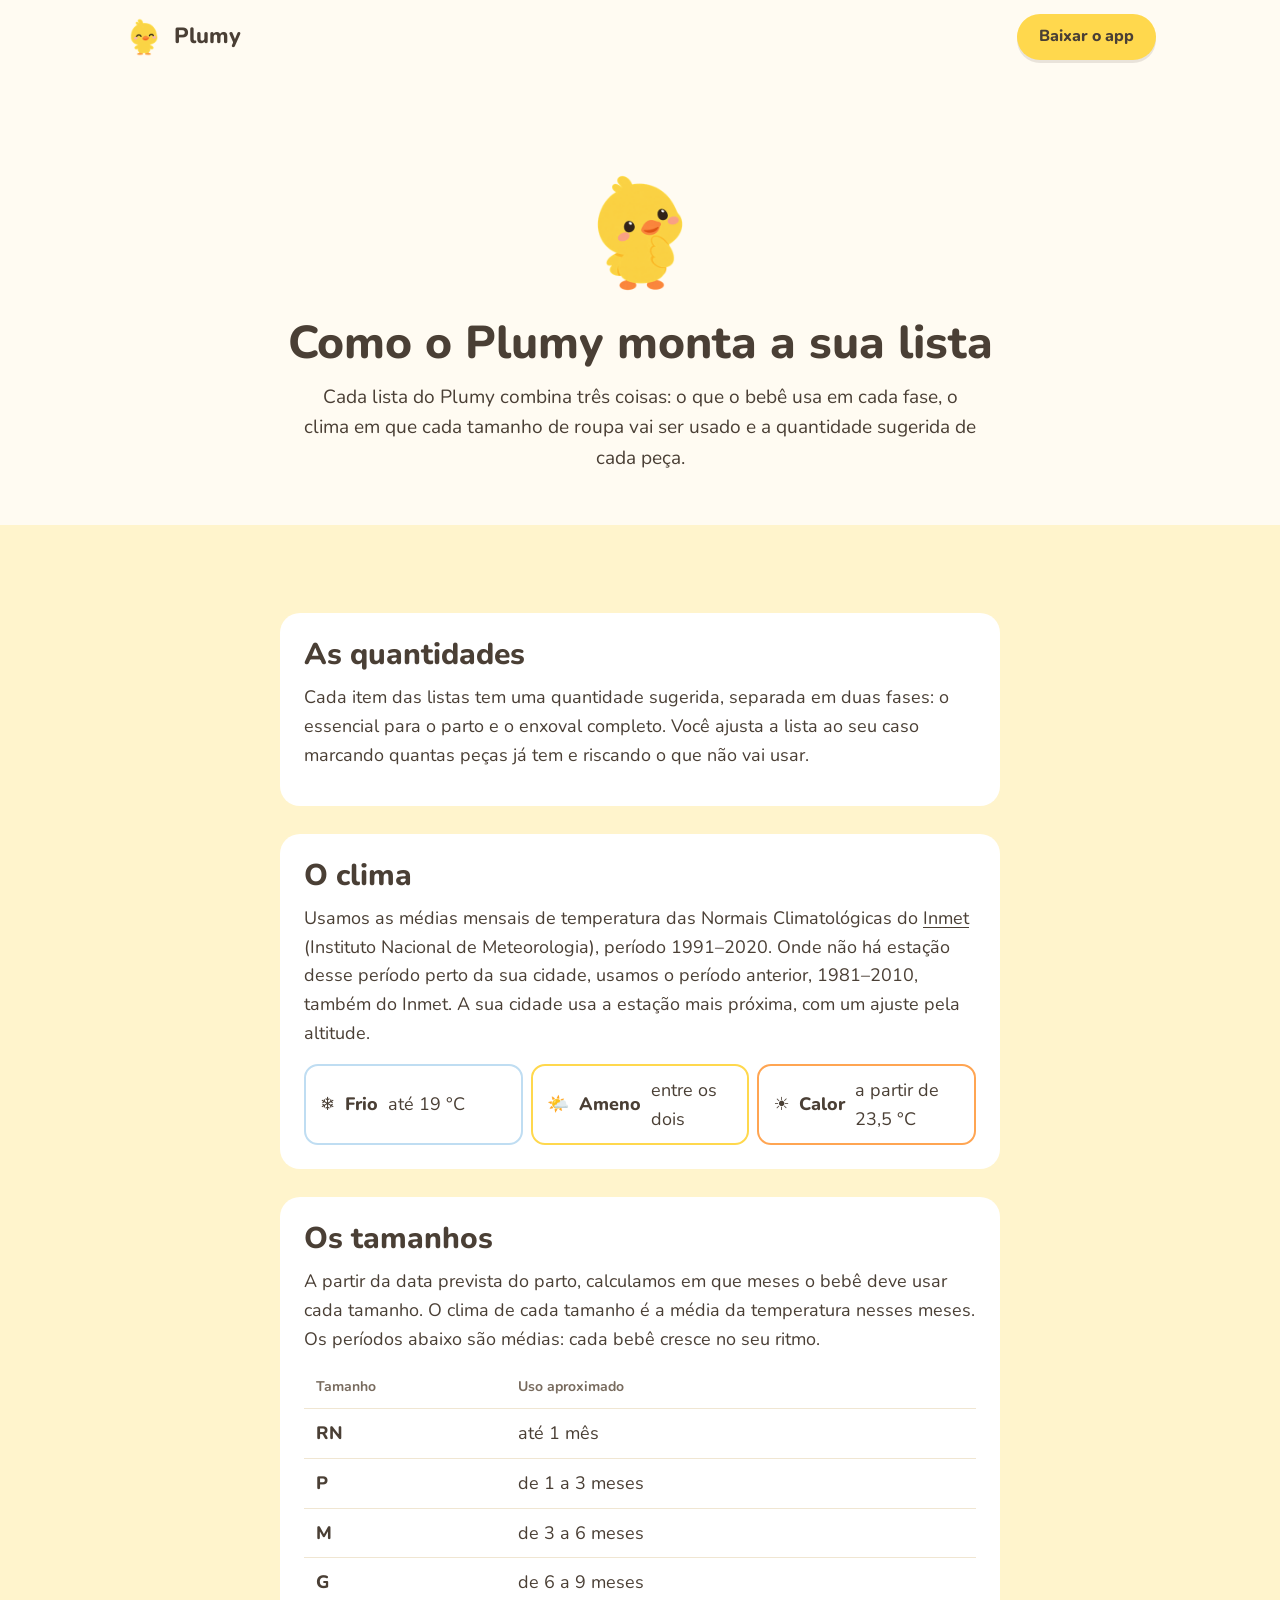
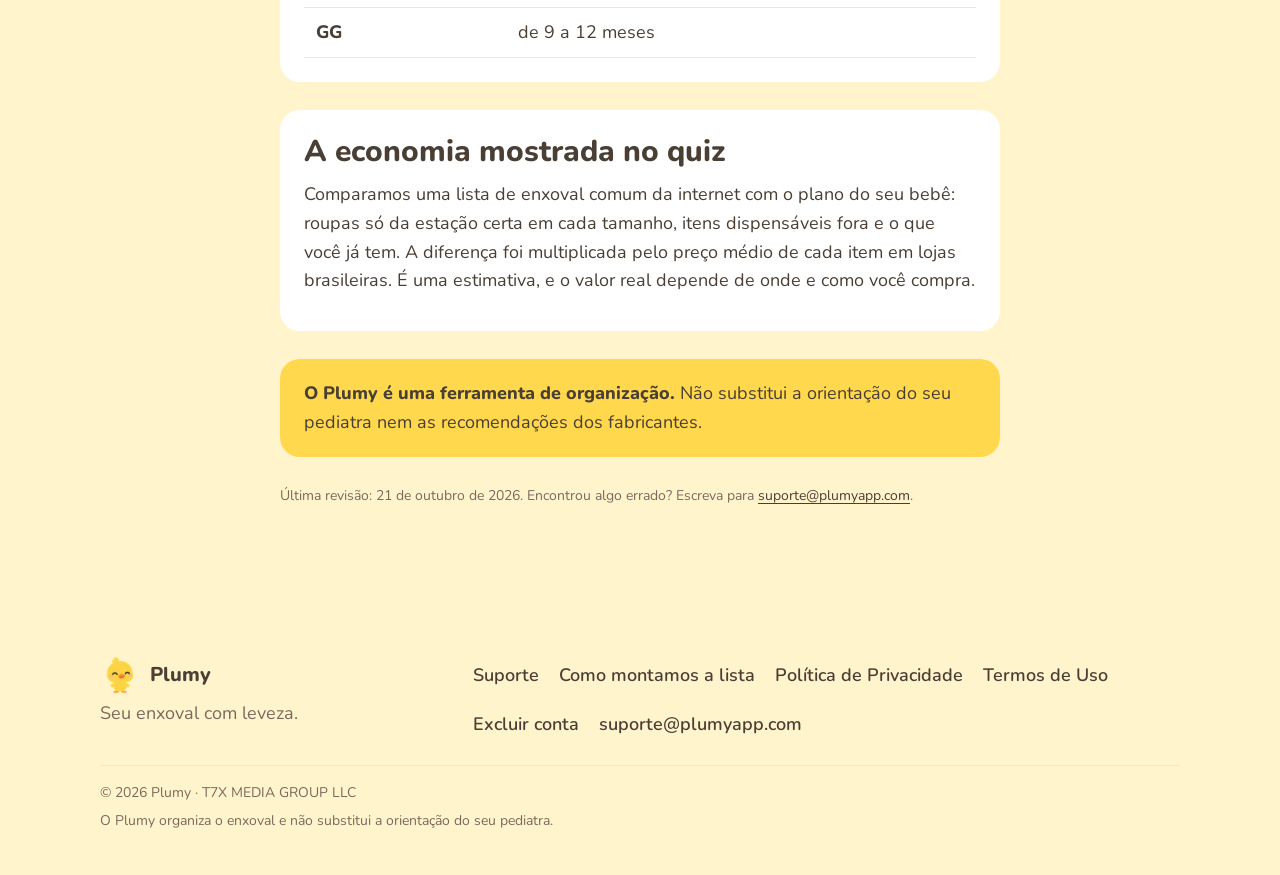
<file: metodologia.html>
<!doctype html>
<html lang="pt-BR">
<head>
<meta charset="utf-8">
<meta name="viewport" content="width=device-width, initial-scale=1">
<title>Como montamos a sua lista · Plumy</title>
<meta name="description" content="Como o Plumy monta a lista do seu bebê: quantidades, clima da sua cidade (Inmet), tamanhos de roupa e a estimativa de economia.">
<link rel="canonical" href="https://plumyapp.com/metodologia.html">
<meta name="theme-color" content="#FFD84D">
<link rel="icon" href="favicon-32.png" sizes="32x32" type="image/png">
<link rel="icon" href="icon-192.png" sizes="192x192" type="image/png">
<link rel="apple-touch-icon" href="apple-touch-icon.png">
<meta property="og:type" content="website">
<meta property="og:site_name" content="Plumy">
<meta property="og:locale" content="pt_BR">
<meta property="og:title" content="Como montamos a sua lista · Plumy">
<meta property="og:description" content="Como o Plumy monta a lista do seu bebê: quantidades, clima da sua cidade (Inmet), tamanhos de roupa e a estimativa de economia.">
<meta property="og:url" content="https://plumyapp.com/metodologia.html">
<meta property="og:image" content="https://plumyapp.com/og.png">
<meta property="og:image:width" content="1200">
<meta property="og:image:height" content="630">
<meta property="og:image:alt" content="Patinho do Plumy e o texto: o enxoval certo para o mês e a cidade em que seu bebê nasce">
<meta name="twitter:card" content="summary_large_image">
<link rel="preconnect" href="https://fonts.googleapis.com">
<link rel="preconnect" href="https://fonts.gstatic.com" crossorigin>
<link rel="preload" as="style" href="https://fonts.googleapis.com/css2?family=Nunito:wght@400;600;800&display=swap">
<link rel="stylesheet" href="https://fonts.googleapis.com/css2?family=Nunito:wght@400;600;800&display=swap" media="print" onload="this.media='all'">
<noscript><link rel="stylesheet" href="https://fonts.googleapis.com/css2?family=Nunito:wght@400;600;800&display=swap"></noscript>
<style>:root{--amarelo:#FFD84D;--manteiga:#FFF4CC;--creme:#FFFBF2;--texto:#4A3F35;--suave:#786B5E;--laranja:#FFA552;--verde:#6BAA75;--borda:#F0E6D2;--largura:1080px;--leitura:720px;--raio:20px;}*,*::before,*::after{box-sizing:border-box;}html{scroll-behavior:smooth;-webkit-text-size-adjust:100%;}body{margin:0;background:var(--creme);color:var(--texto);font-family:'Nunito',system-ui,-apple-system,'Segoe UI',sans-serif;font-weight:400;font-size:17px;line-height:1.6;}img{max-width:100%;height:auto;display:block;}a{color:var(--texto);text-underline-offset:3px;}h1,h2,h3{font-weight:800;line-height:1.2;margin:0 0 12px;}h1{font-size:clamp(30px,6vw,46px);}h2{font-size:clamp(22px,4vw,30px);}h3{font-size:19px;}p{margin:0 0 12px;}strong{font-weight:800;}:focus-visible{outline:3px solid var(--laranja);outline-offset:3px;border-radius:6px;}.pular{position:absolute;left:16px;top:-60px;z-index:10;background:var(--texto);color:var(--creme);padding:10px 16px;border-radius:999px;text-decoration:none;font-weight:800;}.pular:focus{top:12px;}.topo{position:sticky;top:0;z-index:5;background:rgba(255,251,242,0.92);backdrop-filter:saturate(140%) blur(8px);-webkit-backdrop-filter:saturate(140%) blur(8px);border-bottom:1px solid transparent;}.topo-dentro{max-width:var(--largura);margin:0 auto;padding:12px 16px;display:flex;align-items:center;justify-content:space-between;gap:12px;}.marca{display:flex;align-items:center;gap:10px;text-decoration:none;font-weight:800;font-size:22px;color:var(--texto);}.marca img{width:40px;height:40px;}.botao{display:inline-flex;align-items:center;justify-content:center;gap:8px;min-height:44px;padding:10px 22px;background:var(--amarelo);color:var(--texto);border-radius:999px;font-weight:800;font-size:16px;text-decoration:none;box-shadow:0 3px 0 rgba(74,63,53,0.12);transition:transform 0.15s ease,box-shadow 0.15s ease;}.botao:hover{transform:translateY(-1px);box-shadow:0 5px 0 rgba(74,63,53,0.12);}.botao:active{transform:translateY(1px);box-shadow:0 1px 0 rgba(74,63,53,0.12);}.loja-em-breve{display:inline-flex;align-items:center;min-height:48px;padding:10px 20px;border:2px solid var(--texto);border-radius:999px;font-weight:800;font-size:15px;}main{display:block;}.secao{padding:56px 16px;}.secao.manteiga{background:var(--manteiga);}.dentro{max-width:var(--largura);margin:0 auto;}.leitura{max-width:var(--leitura);margin:0 auto;padding:32px 16px 56px;}.suave{color:var(--suave);}.pequeno{font-size:14px;}.documento h1{margin-top:8px;}.documento h2{font-size:21px;margin:36px 0 10px;}.documento p{margin-bottom:14px;}.documento .atualizado{color:var(--suave);font-size:15px;margin-bottom:28px;}.rodape{background:var(--manteiga);padding:40px 16px 32px;margin-top:0;}.rodape-dentro{max-width:var(--largura);margin:0 auto;display:grid;gap:20px;}.rodape .marca{font-size:20px;}.rodape .lema{margin:4px 0 0;color:var(--suave);}.rodape nav ul{list-style:none;margin:0;padding:0;display:flex;flex-wrap:wrap;gap:8px 20px;}.rodape nav a{display:inline-block;padding:6px 0;font-weight:600;text-decoration:none;}.rodape nav a:hover{text-decoration:underline;}.rodape .legal{border-top:1px solid var(--borda);padding-top:16px;color:var(--suave);font-size:14px;}.rodape .legal p{margin:0 0 6px;}@media (min-width:760px){body{font-size:18px;}.topo-dentro{padding:14px 24px;}.secao{padding:88px 24px;}.leitura{padding:48px 24px 80px;}.rodape{padding:48px 24px 36px;}.rodape-dentro{grid-template-columns:1fr 2fr;align-items:start;}.rodape .legal{grid-column:1 / -1;}}@media (prefers-reduced-motion:reduce){html{scroll-behavior:auto;}*,*::before,*::after{animation:none !important;transition:none !important;}}.centro{text-align:center;}.centralizado{margin-left:auto;margin-right:auto;justify-content:center;}.estreito{max-width:var(--leitura);}.destaque-texto{font-size:1.06em;max-width:680px;margin-left:auto;margin-right:auto;}.patinho{width:100%;height:auto;}.link-forte{font-weight:800;}.abertura{padding-top:32px;}.abertura-grade{display:grid;gap:24px;align-items:center;}.abertura .subtitulo{font-size:1.1em;margin:16px 0 24px;}.abertura-imagem .patinho{max-width:260px;margin:0 auto;}.lojas{display:flex;flex-wrap:wrap;gap:12px;margin-bottom:12px;}.chips{list-style:none;padding:0;margin:20px 0 0;display:flex;flex-wrap:wrap;gap:8px;}.chips li{background:var(--manteiga);border-radius:999px;padding:6px 14px;font-weight:600;font-size:15px;}.pulinho{animation:pulinho 1.2s ease 0.3s 1 both;}@keyframes pulinho{0%{transform:translateY(12px);opacity:0;}55%{transform:translateY(-10px);opacity:1;}75%{transform:translateY(0);}88%{transform:translateY(-4px);}100%{transform:translateY(0);}}.diferencial{text-align:center;}.diferencial h2{max-width:760px;margin:0 auto 16px;}.dupla-patinhos{display:flex;justify-content:center;gap:8px;margin-bottom:16px;}.dupla-patinhos .patinho{width:120px;}.linha-tempo{margin:32px auto 0;max-width:760px;}.linha-tempo figcaption{font-weight:600;color:var(--suave);font-size:15px;margin-bottom:12px;}.linha-tempo ol{list-style:none;padding:0;margin:0;display:grid;grid-template-columns:repeat(5,1fr);gap:6px;}.linha-tempo li{background:#fff;border-radius:16px;padding:12px 4px;display:grid;gap:2px;justify-items:center;border:2px solid transparent;}.linha-tempo li.clima-frio{border-color:#BFDDF2;}.linha-tempo li.clima-ameno{border-color:var(--amarelo);}.linha-tempo li.clima-calor{border-color:var(--laranja);}.linha-tempo .tam{font-weight:800;font-size:20px;}.linha-tempo .icone{font-size:22px;}.linha-tempo .clima{font-weight:600;font-size:13px;}.linha-tempo .meses{color:var(--suave);font-size:12px;}.comparacao{display:grid;gap:16px;margin-top:24px;}.coluna{border-radius:var(--raio);padding:24px;}.coluna.sem{background:#fff;border:2px dashed var(--borda);}.coluna.com{background:var(--amarelo);}.coluna ul{list-style:none;margin:0;padding:0;display:grid;gap:12px;}.coluna li{padding-left:30px;position:relative;}.coluna.sem li::before{content:"✕";position:absolute;left:4px;color:var(--suave);font-weight:800;}.coluna.com li::before{content:"✓";position:absolute;left:4px;font-weight:800;}.passos-grade{display:grid;gap:24px;align-items:center;}.passos-grade .patinho{max-width:200px;margin:0 auto;}.passos{list-style:none;counter-reset:passo;padding:0;margin:16px 0 0;display:grid;gap:16px;}.passos li{counter-increment:passo;position:relative;padding-left:56px;min-height:40px;}.passos li::before{content:counter(passo);position:absolute;left:0;top:0;width:40px;height:40px;border-radius:50%;background:var(--amarelo);display:grid;place-items:center;font-weight:800;}.listas{list-style:none;padding:0;margin:24px 0 0;display:grid;grid-template-columns:repeat(2,1fr);gap:10px;}.listas li{background:var(--manteiga);border-radius:16px;padding:14px;display:flex;align-items:center;gap:10px;font-weight:600;}.listas li span{font-size:24px;}.card{background:#fff;border-radius:var(--raio);padding:24px;}.fases{display:grid;gap:16px;margin:24px 0;}.etiqueta{display:inline-block;background:var(--amarelo);border-radius:999px;padding:2px 12px;font-weight:800;font-size:13px;margin-bottom:10px;}.recursos{display:grid;gap:16px;}.recursos .card{background:var(--manteiga);text-align:center;}.recursos .patinho{width:110px;margin:0 auto 8px;}.faq{display:grid;gap:10px;margin-top:24px;}.faq details{background:#fff;border-radius:16px;padding:4px 18px;}.faq summary{cursor:pointer;font-weight:800;padding:12px 0;list-style:none;position:relative;padding-right:28px;}.faq summary::-webkit-details-marker{display:none;}.faq summary::after{content:"+";position:absolute;right:0;top:10px;font-size:22px;line-height:1;}.faq details[open] summary::after{content:"–";}.faq details p{margin:0 0 14px;}.final .patinho{width:170px;margin:0 auto 8px;}.final h2{max-width:640px;margin:0 auto 20px;}@media (min-width:760px){.abertura{padding-top:56px;}.abertura-grade{grid-template-columns:1.3fr 1fr;}.abertura-imagem .patinho{max-width:340px;}.dupla-patinhos .patinho{width:150px;}.linha-tempo ol{gap:12px;}.linha-tempo li{padding:18px 8px;}.comparacao{grid-template-columns:1fr 1fr;}.passos-grade{grid-template-columns:1fr 1.6fr;}.passos-grade .patinho{max-width:280px;}.listas{grid-template-columns:repeat(3,1fr);}.fases{grid-template-columns:1fr 1fr;}.recursos{grid-template-columns:repeat(3,1fr);}}.cabeca-pagina{padding-bottom:40px;}.patinho-pagina .patinho{width:140px;margin:0 auto 12px;}.contato{background:var(--manteiga);border-radius:var(--raio);padding:20px;margin-top:20px;}.contato p{margin:0 0 4px;}.contato .email{font-size:1.2em;font-weight:800;margin-bottom:8px;overflow-wrap:anywhere;}.estreito h2{margin-top:32px;}.estreito h2:first-child{margin-top:0;}.metodo{display:grid;gap:28px;}.metodo article{background:#fff;border-radius:var(--raio);padding:24px;}.metodo h2{margin:0 0 10px;}.faixas{list-style:none;padding:0;margin:16px 0 0;display:grid;gap:8px;}.faixas li{display:flex;align-items:center;gap:10px;padding:10px 14px;border-radius:14px;border:2px solid var(--borda);}.faixas li.clima-frio{border-color:#BFDDF2;}.faixas li.clima-ameno{border-color:var(--amarelo);}.faixas li.clima-calor{border-color:var(--laranja);}.tabela-rolagem{overflow-x:auto;margin-top:12px;}.tabela-tamanhos{border-collapse:collapse;width:100%;min-width:260px;}.tabela-tamanhos th,.tabela-tamanhos td{text-align:left;padding:10px 12px;border-bottom:1px solid var(--borda);}.tabela-tamanhos thead th{font-size:14px;color:var(--suave);}.tabela-tamanhos tbody th{font-weight:800;width:30%;}.aviso{background:var(--amarelo);border-radius:var(--raio);padding:20px 24px;}.aviso p{margin:0;}@media (min-width:760px){.faixas{grid-template-columns:repeat(3,1fr);}}</style>
<script type="application/ld+json">{"@context":"https://schema.org","@type":"Organization","name":"Plumy","legalName":"T7X MEDIA GROUP LLC","url":"https://plumyapp.com/","logo":"https://plumyapp.com/apple-touch-icon.png","email":"suporte@plumyapp.com"}</script>
</head>
<body>
<a class="pular" href="#conteudo">Pular para o conteúdo</a>
<header class="topo">
  <div class="topo-dentro">
    <a class="marca" href="index.html" aria-label="Plumy, página inicial"><img src="patinho.png" alt="" width="40" height="40">Plumy</a>
    <a class="botao" href="index.html#baixar">Baixar o app</a>
  </div>
</header>
<main id="conteudo">

<section class="secao cabeca-pagina">
  <div class="dentro estreito centro">
    <div class="patinho-pagina"><img class="patinho" src="mascote/pensativo.png" alt="Patinho do Plumy pensativo" width="160" height="160"></div>
    <h1>Como o Plumy monta a sua lista</h1>
    <p class="destaque-texto">Cada lista do Plumy combina três coisas: o que o bebê usa em cada fase, o clima em que cada tamanho de roupa vai ser usado e a quantidade sugerida de cada peça.</p>
  </div>
</section>

<section class="secao manteiga">
  <div class="dentro estreito metodo">
    <article>
      <h2>As quantidades</h2>
      <p>Cada item das listas tem uma quantidade sugerida, separada em duas fases: o essencial para o parto e o enxoval completo. Você ajusta a lista ao seu caso marcando quantas peças já tem e riscando o que não vai usar.</p>
    </article>

    <article>
      <h2>O clima</h2>
      <p>Usamos as médias mensais de temperatura das Normais Climatológicas do <a href="https://portal.inmet.gov.br/normais" rel="noopener">Inmet</a> (Instituto Nacional de Meteorologia), período 1991–2020. Onde não há estação desse período perto da sua cidade, usamos o período anterior, 1981–2010, também do Inmet. A sua cidade usa a estação mais próxima, com um ajuste pela altitude.</p>
      <ul class="faixas" aria-label="Faixas de temperatura">
        <li class="clima-frio"><span aria-hidden="true">❄️</span><strong>Frio</strong> até 19 °C</li>
        <li class="clima-ameno"><span aria-hidden="true">🌤️</span><strong>Ameno</strong> entre os dois</li>
        <li class="clima-calor"><span aria-hidden="true">☀️</span><strong>Calor</strong> a partir de 23,5 °C</li>
      </ul>
    </article>

    <article>
      <h2>Os tamanhos</h2>
      <p>A partir da data prevista do parto, calculamos em que meses o bebê deve usar cada tamanho. O clima de cada tamanho é a média da temperatura nesses meses. Os períodos abaixo são médias: cada bebê cresce no seu ritmo.</p>
      <div class="tabela-rolagem">
        <table class="tabela-tamanhos">
          <thead><tr><th scope="col">Tamanho</th><th scope="col">Uso aproximado</th></tr></thead>
          <tbody>
            <tr><th scope="row">RN</th><td>até 1 mês</td></tr>
            <tr><th scope="row">P</th><td>de 1 a 3 meses</td></tr>
            <tr><th scope="row">M</th><td>de 3 a 6 meses</td></tr>
            <tr><th scope="row">G</th><td>de 6 a 9 meses</td></tr>
            <tr><th scope="row">GG</th><td>de 9 a 12 meses</td></tr>
          </tbody>
        </table>
      </div>
    </article>

    <article>
      <h2>A economia mostrada no quiz</h2>
      <p>Comparamos uma lista de enxoval comum da internet com o plano do seu bebê: roupas só da estação certa em cada tamanho, itens dispensáveis fora e o que você já tem. A diferença foi multiplicada pelo preço médio de cada item em lojas brasileiras. É uma estimativa, e o valor real depende de onde e como você compra.</p>
    </article>

    <aside class="aviso">
      <p><strong>O Plumy é uma ferramenta de organização.</strong> Não substitui a orientação do seu pediatra nem as recomendações dos fabricantes.</p>
    </aside>

    <p class="suave pequeno">Última revisão: 21 de outubro de 2026. Encontrou algo errado? Escreva para <a href="mailto:suporte@plumyapp.com">suporte@plumyapp.com</a>.</p>
  </div>
</section>

</main>
<footer class="rodape">
  <div class="rodape-dentro">
    <div>
      <a class="marca" href="index.html"><img src="patinho.png" alt="" width="36" height="36">Plumy</a>
      <p class="lema">Seu enxoval com leveza.</p>
    </div>
    <nav aria-label="Links do rodapé">
      <ul>
        <li><a href="suporte.html">Suporte</a></li>
        <li><a href="metodologia.html">Como montamos a lista</a></li>
        <li><a href="privacidade.html">Política de Privacidade</a></li>
        <li><a href="termos.html">Termos de Uso</a></li>
        <li><a href="excluir-conta.html">Excluir conta</a></li>
        <li><a href="mailto:suporte@plumyapp.com">suporte@plumyapp.com</a></li>
      </ul>
    </nav>
    <div class="legal">
      <p>© 2026 Plumy · T7X MEDIA GROUP LLC</p>
      <p>O Plumy organiza o enxoval e não substitui a orientação do seu pediatra.</p>
    </div>
  </div>
</footer>
</body>
</html>
</file>
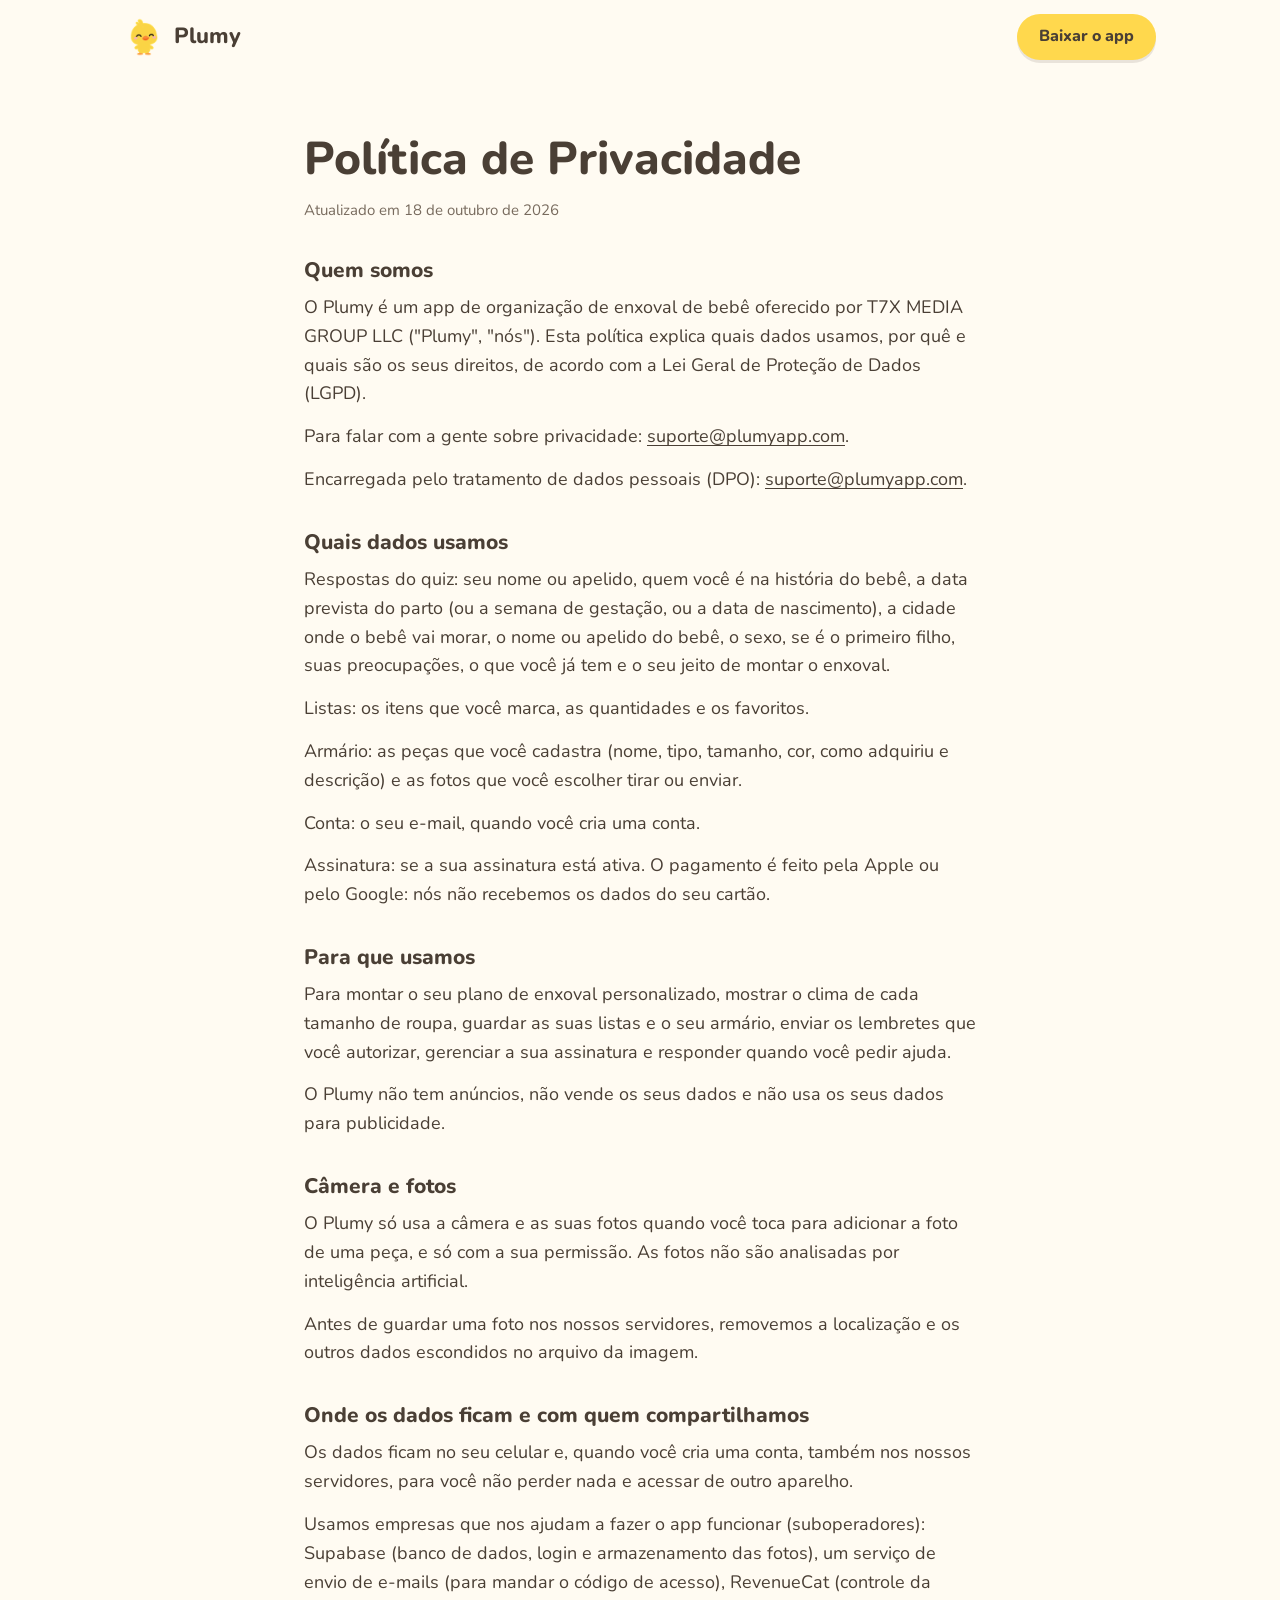
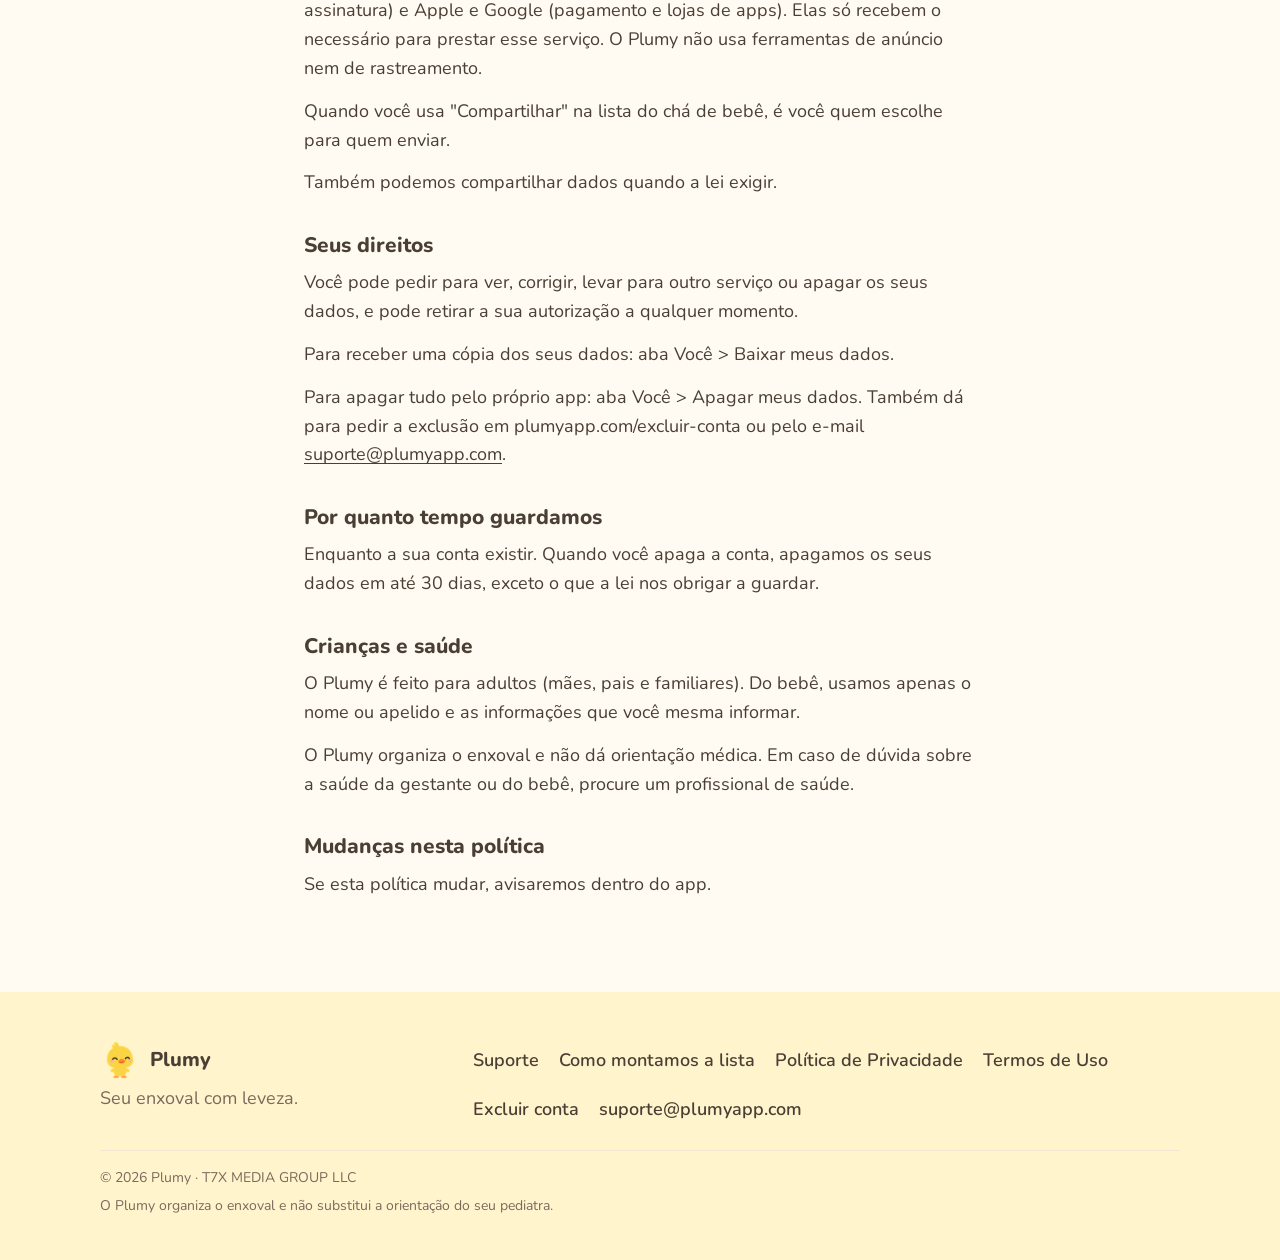
<file: privacidade.html>
<!doctype html>
<html lang="pt-BR">
<head>
<meta charset="utf-8">
<meta name="viewport" content="width=device-width, initial-scale=1">
<title>Política de Privacidade · Plumy</title>
<meta name="description" content="Como o Plumy usa e protege os seus dados, de acordo com a LGPD.">
<link rel="canonical" href="https://plumyapp.com/privacidade.html">
<meta name="theme-color" content="#FFD84D">
<link rel="icon" href="favicon-32.png" sizes="32x32" type="image/png">
<link rel="icon" href="icon-192.png" sizes="192x192" type="image/png">
<link rel="apple-touch-icon" href="apple-touch-icon.png">
<meta property="og:type" content="website">
<meta property="og:site_name" content="Plumy">
<meta property="og:locale" content="pt_BR">
<meta property="og:title" content="Política de Privacidade · Plumy">
<meta property="og:description" content="Como o Plumy usa e protege os seus dados, de acordo com a LGPD.">
<meta property="og:url" content="https://plumyapp.com/privacidade.html">
<meta property="og:image" content="https://plumyapp.com/og.png">
<meta property="og:image:width" content="1200">
<meta property="og:image:height" content="630">
<meta property="og:image:alt" content="Patinho do Plumy e o texto: o enxoval certo para o mês e a cidade em que seu bebê nasce">
<meta name="twitter:card" content="summary_large_image">
<link rel="preconnect" href="https://fonts.googleapis.com">
<link rel="preconnect" href="https://fonts.gstatic.com" crossorigin>
<link rel="preload" as="style" href="https://fonts.googleapis.com/css2?family=Nunito:wght@400;600;800&display=swap">
<link rel="stylesheet" href="https://fonts.googleapis.com/css2?family=Nunito:wght@400;600;800&display=swap" media="print" onload="this.media='all'">
<noscript><link rel="stylesheet" href="https://fonts.googleapis.com/css2?family=Nunito:wght@400;600;800&display=swap"></noscript>
<style>:root{--amarelo:#FFD84D;--manteiga:#FFF4CC;--creme:#FFFBF2;--texto:#4A3F35;--suave:#786B5E;--laranja:#FFA552;--verde:#6BAA75;--borda:#F0E6D2;--largura:1080px;--leitura:720px;--raio:20px;}*,*::before,*::after{box-sizing:border-box;}html{scroll-behavior:smooth;-webkit-text-size-adjust:100%;}body{margin:0;background:var(--creme);color:var(--texto);font-family:'Nunito',system-ui,-apple-system,'Segoe UI',sans-serif;font-weight:400;font-size:17px;line-height:1.6;}img{max-width:100%;height:auto;display:block;}a{color:var(--texto);text-underline-offset:3px;}h1,h2,h3{font-weight:800;line-height:1.2;margin:0 0 12px;}h1{font-size:clamp(30px,6vw,46px);}h2{font-size:clamp(22px,4vw,30px);}h3{font-size:19px;}p{margin:0 0 12px;}strong{font-weight:800;}:focus-visible{outline:3px solid var(--laranja);outline-offset:3px;border-radius:6px;}.pular{position:absolute;left:16px;top:-60px;z-index:10;background:var(--texto);color:var(--creme);padding:10px 16px;border-radius:999px;text-decoration:none;font-weight:800;}.pular:focus{top:12px;}.topo{position:sticky;top:0;z-index:5;background:rgba(255,251,242,0.92);backdrop-filter:saturate(140%) blur(8px);-webkit-backdrop-filter:saturate(140%) blur(8px);border-bottom:1px solid transparent;}.topo-dentro{max-width:var(--largura);margin:0 auto;padding:12px 16px;display:flex;align-items:center;justify-content:space-between;gap:12px;}.marca{display:flex;align-items:center;gap:10px;text-decoration:none;font-weight:800;font-size:22px;color:var(--texto);}.marca img{width:40px;height:40px;}.botao{display:inline-flex;align-items:center;justify-content:center;gap:8px;min-height:44px;padding:10px 22px;background:var(--amarelo);color:var(--texto);border-radius:999px;font-weight:800;font-size:16px;text-decoration:none;box-shadow:0 3px 0 rgba(74,63,53,0.12);transition:transform 0.15s ease,box-shadow 0.15s ease;}.botao:hover{transform:translateY(-1px);box-shadow:0 5px 0 rgba(74,63,53,0.12);}.botao:active{transform:translateY(1px);box-shadow:0 1px 0 rgba(74,63,53,0.12);}.loja-em-breve{display:inline-flex;align-items:center;min-height:48px;padding:10px 20px;border:2px solid var(--texto);border-radius:999px;font-weight:800;font-size:15px;}main{display:block;}.secao{padding:56px 16px;}.secao.manteiga{background:var(--manteiga);}.dentro{max-width:var(--largura);margin:0 auto;}.leitura{max-width:var(--leitura);margin:0 auto;padding:32px 16px 56px;}.suave{color:var(--suave);}.pequeno{font-size:14px;}.documento h1{margin-top:8px;}.documento h2{font-size:21px;margin:36px 0 10px;}.documento p{margin-bottom:14px;}.documento .atualizado{color:var(--suave);font-size:15px;margin-bottom:28px;}.rodape{background:var(--manteiga);padding:40px 16px 32px;margin-top:0;}.rodape-dentro{max-width:var(--largura);margin:0 auto;display:grid;gap:20px;}.rodape .marca{font-size:20px;}.rodape .lema{margin:4px 0 0;color:var(--suave);}.rodape nav ul{list-style:none;margin:0;padding:0;display:flex;flex-wrap:wrap;gap:8px 20px;}.rodape nav a{display:inline-block;padding:6px 0;font-weight:600;text-decoration:none;}.rodape nav a:hover{text-decoration:underline;}.rodape .legal{border-top:1px solid var(--borda);padding-top:16px;color:var(--suave);font-size:14px;}.rodape .legal p{margin:0 0 6px;}@media (min-width:760px){body{font-size:18px;}.topo-dentro{padding:14px 24px;}.secao{padding:88px 24px;}.leitura{padding:48px 24px 80px;}.rodape{padding:48px 24px 36px;}.rodape-dentro{grid-template-columns:1fr 2fr;align-items:start;}.rodape .legal{grid-column:1 / -1;}}@media (prefers-reduced-motion:reduce){html{scroll-behavior:auto;}*,*::before,*::after{animation:none !important;transition:none !important;}}.centro{text-align:center;}.centralizado{margin-left:auto;margin-right:auto;justify-content:center;}.estreito{max-width:var(--leitura);}.destaque-texto{font-size:1.06em;max-width:680px;margin-left:auto;margin-right:auto;}.patinho{width:100%;height:auto;}.link-forte{font-weight:800;}.abertura{padding-top:32px;}.abertura-grade{display:grid;gap:24px;align-items:center;}.abertura .subtitulo{font-size:1.1em;margin:16px 0 24px;}.abertura-imagem .patinho{max-width:260px;margin:0 auto;}.lojas{display:flex;flex-wrap:wrap;gap:12px;margin-bottom:12px;}.chips{list-style:none;padding:0;margin:20px 0 0;display:flex;flex-wrap:wrap;gap:8px;}.chips li{background:var(--manteiga);border-radius:999px;padding:6px 14px;font-weight:600;font-size:15px;}.pulinho{animation:pulinho 1.2s ease 0.3s 1 both;}@keyframes pulinho{0%{transform:translateY(12px);opacity:0;}55%{transform:translateY(-10px);opacity:1;}75%{transform:translateY(0);}88%{transform:translateY(-4px);}100%{transform:translateY(0);}}.diferencial{text-align:center;}.diferencial h2{max-width:760px;margin:0 auto 16px;}.dupla-patinhos{display:flex;justify-content:center;gap:8px;margin-bottom:16px;}.dupla-patinhos .patinho{width:120px;}.linha-tempo{margin:32px auto 0;max-width:760px;}.linha-tempo figcaption{font-weight:600;color:var(--suave);font-size:15px;margin-bottom:12px;}.linha-tempo ol{list-style:none;padding:0;margin:0;display:grid;grid-template-columns:repeat(5,1fr);gap:6px;}.linha-tempo li{background:#fff;border-radius:16px;padding:12px 4px;display:grid;gap:2px;justify-items:center;border:2px solid transparent;}.linha-tempo li.clima-frio{border-color:#BFDDF2;}.linha-tempo li.clima-ameno{border-color:var(--amarelo);}.linha-tempo li.clima-calor{border-color:var(--laranja);}.linha-tempo .tam{font-weight:800;font-size:20px;}.linha-tempo .icone{font-size:22px;}.linha-tempo .clima{font-weight:600;font-size:13px;}.linha-tempo .meses{color:var(--suave);font-size:12px;}.comparacao{display:grid;gap:16px;margin-top:24px;}.coluna{border-radius:var(--raio);padding:24px;}.coluna.sem{background:#fff;border:2px dashed var(--borda);}.coluna.com{background:var(--amarelo);}.coluna ul{list-style:none;margin:0;padding:0;display:grid;gap:12px;}.coluna li{padding-left:30px;position:relative;}.coluna.sem li::before{content:"✕";position:absolute;left:4px;color:var(--suave);font-weight:800;}.coluna.com li::before{content:"✓";position:absolute;left:4px;font-weight:800;}.passos-grade{display:grid;gap:24px;align-items:center;}.passos-grade .patinho{max-width:200px;margin:0 auto;}.passos{list-style:none;counter-reset:passo;padding:0;margin:16px 0 0;display:grid;gap:16px;}.passos li{counter-increment:passo;position:relative;padding-left:56px;min-height:40px;}.passos li::before{content:counter(passo);position:absolute;left:0;top:0;width:40px;height:40px;border-radius:50%;background:var(--amarelo);display:grid;place-items:center;font-weight:800;}.listas{list-style:none;padding:0;margin:24px 0 0;display:grid;grid-template-columns:repeat(2,1fr);gap:10px;}.listas li{background:var(--manteiga);border-radius:16px;padding:14px;display:flex;align-items:center;gap:10px;font-weight:600;}.listas li span{font-size:24px;}.card{background:#fff;border-radius:var(--raio);padding:24px;}.fases{display:grid;gap:16px;margin:24px 0;}.etiqueta{display:inline-block;background:var(--amarelo);border-radius:999px;padding:2px 12px;font-weight:800;font-size:13px;margin-bottom:10px;}.recursos{display:grid;gap:16px;}.recursos .card{background:var(--manteiga);text-align:center;}.recursos .patinho{width:110px;margin:0 auto 8px;}.faq{display:grid;gap:10px;margin-top:24px;}.faq details{background:#fff;border-radius:16px;padding:4px 18px;}.faq summary{cursor:pointer;font-weight:800;padding:12px 0;list-style:none;position:relative;padding-right:28px;}.faq summary::-webkit-details-marker{display:none;}.faq summary::after{content:"+";position:absolute;right:0;top:10px;font-size:22px;line-height:1;}.faq details[open] summary::after{content:"–";}.faq details p{margin:0 0 14px;}.final .patinho{width:170px;margin:0 auto 8px;}.final h2{max-width:640px;margin:0 auto 20px;}@media (min-width:760px){.abertura{padding-top:56px;}.abertura-grade{grid-template-columns:1.3fr 1fr;}.abertura-imagem .patinho{max-width:340px;}.dupla-patinhos .patinho{width:150px;}.linha-tempo ol{gap:12px;}.linha-tempo li{padding:18px 8px;}.comparacao{grid-template-columns:1fr 1fr;}.passos-grade{grid-template-columns:1fr 1.6fr;}.passos-grade .patinho{max-width:280px;}.listas{grid-template-columns:repeat(3,1fr);}.fases{grid-template-columns:1fr 1fr;}.recursos{grid-template-columns:repeat(3,1fr);}}.cabeca-pagina{padding-bottom:40px;}.patinho-pagina .patinho{width:140px;margin:0 auto 12px;}.contato{background:var(--manteiga);border-radius:var(--raio);padding:20px;margin-top:20px;}.contato p{margin:0 0 4px;}.contato .email{font-size:1.2em;font-weight:800;margin-bottom:8px;overflow-wrap:anywhere;}.estreito h2{margin-top:32px;}.estreito h2:first-child{margin-top:0;}.metodo{display:grid;gap:28px;}.metodo article{background:#fff;border-radius:var(--raio);padding:24px;}.metodo h2{margin:0 0 10px;}.faixas{list-style:none;padding:0;margin:16px 0 0;display:grid;gap:8px;}.faixas li{display:flex;align-items:center;gap:10px;padding:10px 14px;border-radius:14px;border:2px solid var(--borda);}.faixas li.clima-frio{border-color:#BFDDF2;}.faixas li.clima-ameno{border-color:var(--amarelo);}.faixas li.clima-calor{border-color:var(--laranja);}.tabela-rolagem{overflow-x:auto;margin-top:12px;}.tabela-tamanhos{border-collapse:collapse;width:100%;min-width:260px;}.tabela-tamanhos th,.tabela-tamanhos td{text-align:left;padding:10px 12px;border-bottom:1px solid var(--borda);}.tabela-tamanhos thead th{font-size:14px;color:var(--suave);}.tabela-tamanhos tbody th{font-weight:800;width:30%;}.aviso{background:var(--amarelo);border-radius:var(--raio);padding:20px 24px;}.aviso p{margin:0;}@media (min-width:760px){.faixas{grid-template-columns:repeat(3,1fr);}}</style>
<script type="application/ld+json">{"@context":"https://schema.org","@type":"Organization","name":"Plumy","legalName":"T7X MEDIA GROUP LLC","url":"https://plumyapp.com/","logo":"https://plumyapp.com/apple-touch-icon.png","email":"suporte@plumyapp.com"}</script>
</head>
<body>
<a class="pular" href="#conteudo">Pular para o conteúdo</a>
<header class="topo">
  <div class="topo-dentro">
    <a class="marca" href="index.html" aria-label="Plumy, página inicial"><img src="patinho.png" alt="" width="40" height="40">Plumy</a>
    <a class="botao" href="index.html#baixar">Baixar o app</a>
  </div>
</header>
<main id="conteudo">

<article class="leitura documento">
<h1>Política de Privacidade</h1>
<p class="atualizado">Atualizado em 18 de outubro de 2026</p>
<h2>Quem somos</h2>
<p>O Plumy é um app de organização de enxoval de bebê oferecido por T7X MEDIA GROUP LLC (&quot;Plumy&quot;, &quot;nós&quot;). Esta política explica quais dados usamos, por quê e quais são os seus direitos, de acordo com a Lei Geral de Proteção de Dados (LGPD).</p>
<p>Para falar com a gente sobre privacidade: <a href="mailto:suporte@plumyapp.com">suporte@plumyapp.com</a>.</p>
<p>Encarregada pelo tratamento de dados pessoais (DPO): <a href="mailto:suporte@plumyapp.com">suporte@plumyapp.com</a>.</p>
<h2>Quais dados usamos</h2>
<p>Respostas do quiz: seu nome ou apelido, quem você é na história do bebê, a data prevista do parto (ou a semana de gestação, ou a data de nascimento), a cidade onde o bebê vai morar, o nome ou apelido do bebê, o sexo, se é o primeiro filho, suas preocupações, o que você já tem e o seu jeito de montar o enxoval.</p>
<p>Listas: os itens que você marca, as quantidades e os favoritos.</p>
<p>Armário: as peças que você cadastra (nome, tipo, tamanho, cor, como adquiriu e descrição) e as fotos que você escolher tirar ou enviar.</p>
<p>Conta: o seu e-mail, quando você cria uma conta.</p>
<p>Assinatura: se a sua assinatura está ativa. O pagamento é feito pela Apple ou pelo Google: nós não recebemos os dados do seu cartão.</p>
<h2>Para que usamos</h2>
<p>Para montar o seu plano de enxoval personalizado, mostrar o clima de cada tamanho de roupa, guardar as suas listas e o seu armário, enviar os lembretes que você autorizar, gerenciar a sua assinatura e responder quando você pedir ajuda.</p>
<p>O Plumy não tem anúncios, não vende os seus dados e não usa os seus dados para publicidade.</p>
<h2>Câmera e fotos</h2>
<p>O Plumy só usa a câmera e as suas fotos quando você toca para adicionar a foto de uma peça, e só com a sua permissão. As fotos não são analisadas por inteligência artificial.</p>
<p>Antes de guardar uma foto nos nossos servidores, removemos a localização e os outros dados escondidos no arquivo da imagem.</p>
<h2>Onde os dados ficam e com quem compartilhamos</h2>
<p>Os dados ficam no seu celular e, quando você cria uma conta, também nos nossos servidores, para você não perder nada e acessar de outro aparelho.</p>
<p>Usamos empresas que nos ajudam a fazer o app funcionar (suboperadores): Supabase (banco de dados, login e armazenamento das fotos), um serviço de envio de e-mails (para mandar o código de acesso), RevenueCat (controle da assinatura) e Apple e Google (pagamento e lojas de apps). Elas só recebem o necessário para prestar esse serviço. O Plumy não usa ferramentas de anúncio nem de rastreamento.</p>
<p>Quando você usa &quot;Compartilhar&quot; na lista do chá de bebê, é você quem escolhe para quem enviar.</p>
<p>Também podemos compartilhar dados quando a lei exigir.</p>
<h2>Seus direitos</h2>
<p>Você pode pedir para ver, corrigir, levar para outro serviço ou apagar os seus dados, e pode retirar a sua autorização a qualquer momento.</p>
<p>Para receber uma cópia dos seus dados: aba Você &gt; Baixar meus dados.</p>
<p>Para apagar tudo pelo próprio app: aba Você &gt; Apagar meus dados. Também dá para pedir a exclusão em plumyapp.com/excluir-conta ou pelo e-mail <a href="mailto:suporte@plumyapp.com">suporte@plumyapp.com</a>.</p>
<h2>Por quanto tempo guardamos</h2>
<p>Enquanto a sua conta existir. Quando você apaga a conta, apagamos os seus dados em até 30 dias, exceto o que a lei nos obrigar a guardar.</p>
<h2>Crianças e saúde</h2>
<p>O Plumy é feito para adultos (mães, pais e familiares). Do bebê, usamos apenas o nome ou apelido e as informações que você mesma informar.</p>
<p>O Plumy organiza o enxoval e não dá orientação médica. Em caso de dúvida sobre a saúde da gestante ou do bebê, procure um profissional de saúde.</p>
<h2>Mudanças nesta política</h2>
<p>Se esta política mudar, avisaremos dentro do app.</p>
</article>

</main>
<footer class="rodape">
  <div class="rodape-dentro">
    <div>
      <a class="marca" href="index.html"><img src="patinho.png" alt="" width="36" height="36">Plumy</a>
      <p class="lema">Seu enxoval com leveza.</p>
    </div>
    <nav aria-label="Links do rodapé">
      <ul>
        <li><a href="suporte.html">Suporte</a></li>
        <li><a href="metodologia.html">Como montamos a lista</a></li>
        <li><a href="privacidade.html">Política de Privacidade</a></li>
        <li><a href="termos.html">Termos de Uso</a></li>
        <li><a href="excluir-conta.html">Excluir conta</a></li>
        <li><a href="mailto:suporte@plumyapp.com">suporte@plumyapp.com</a></li>
      </ul>
    </nav>
    <div class="legal">
      <p>© 2026 Plumy · T7X MEDIA GROUP LLC</p>
      <p>O Plumy organiza o enxoval e não substitui a orientação do seu pediatra.</p>
    </div>
  </div>
</footer>
</body>
</html>
</file>
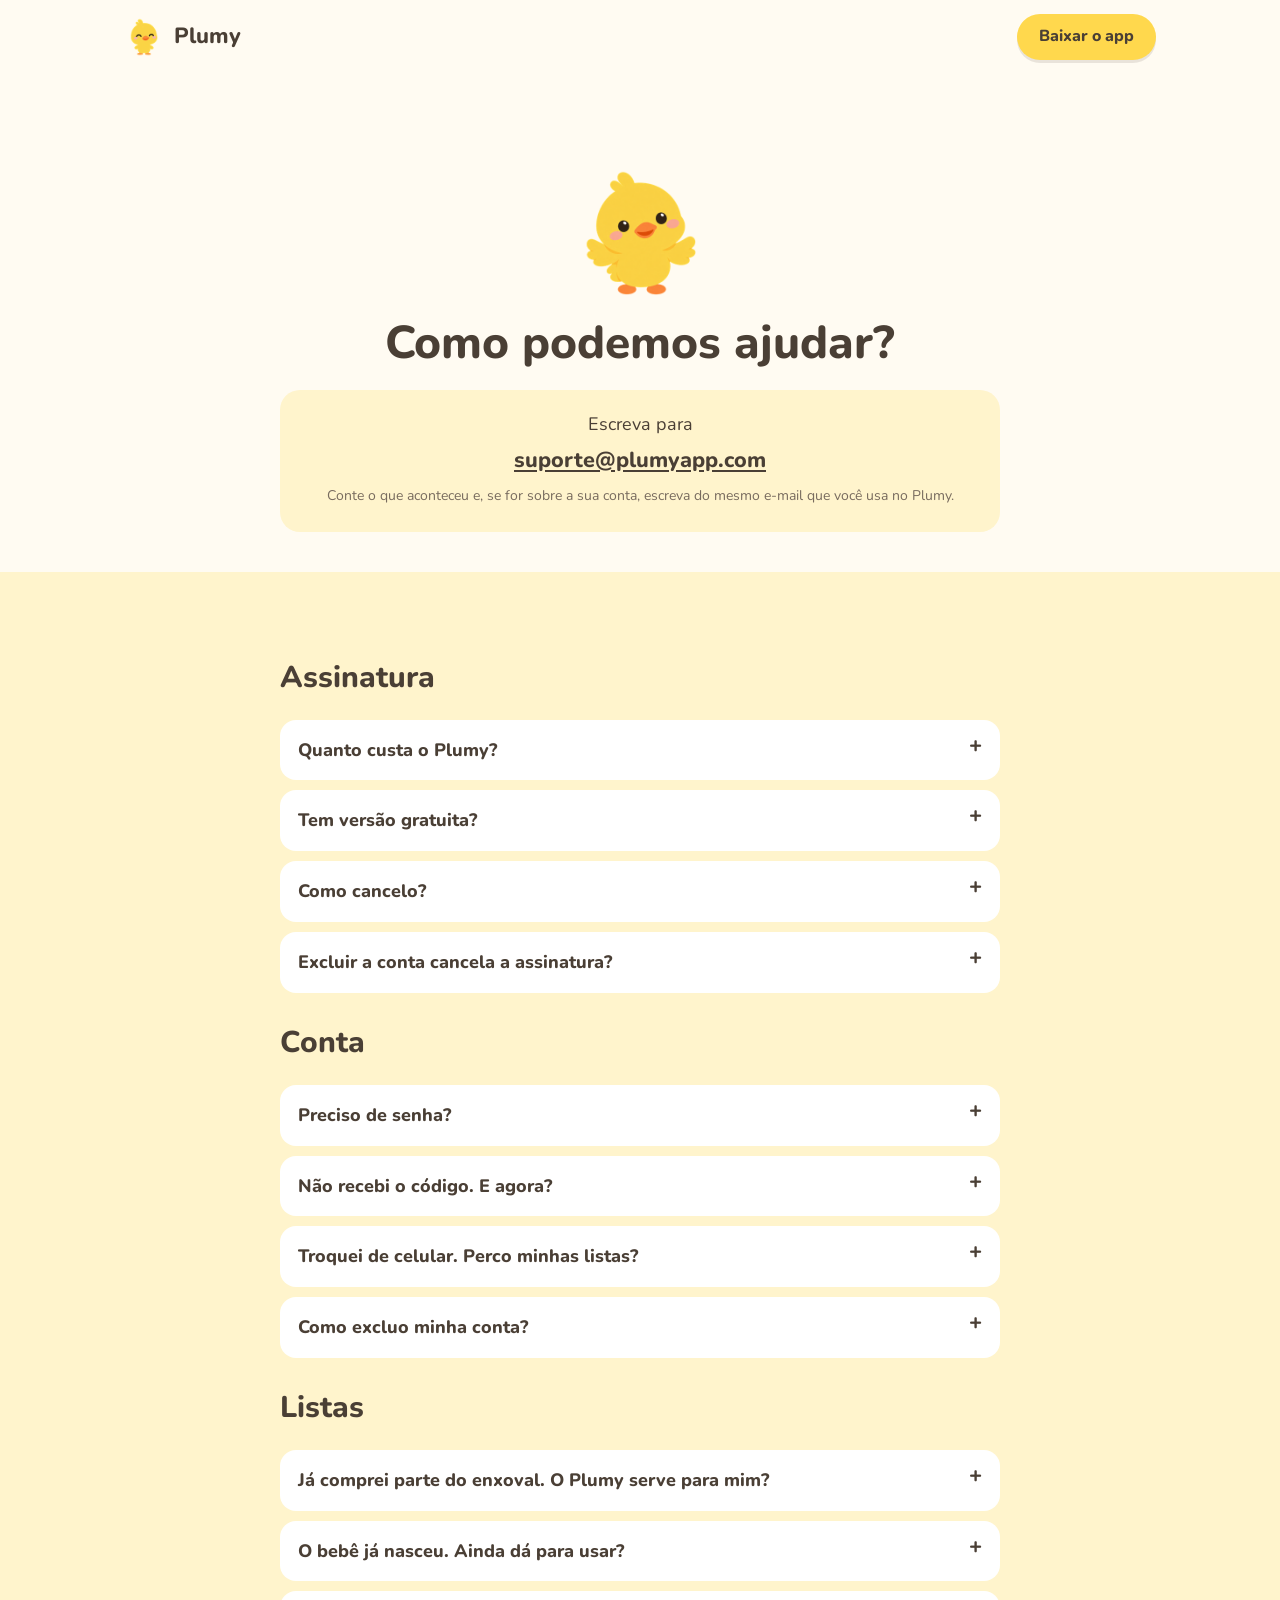
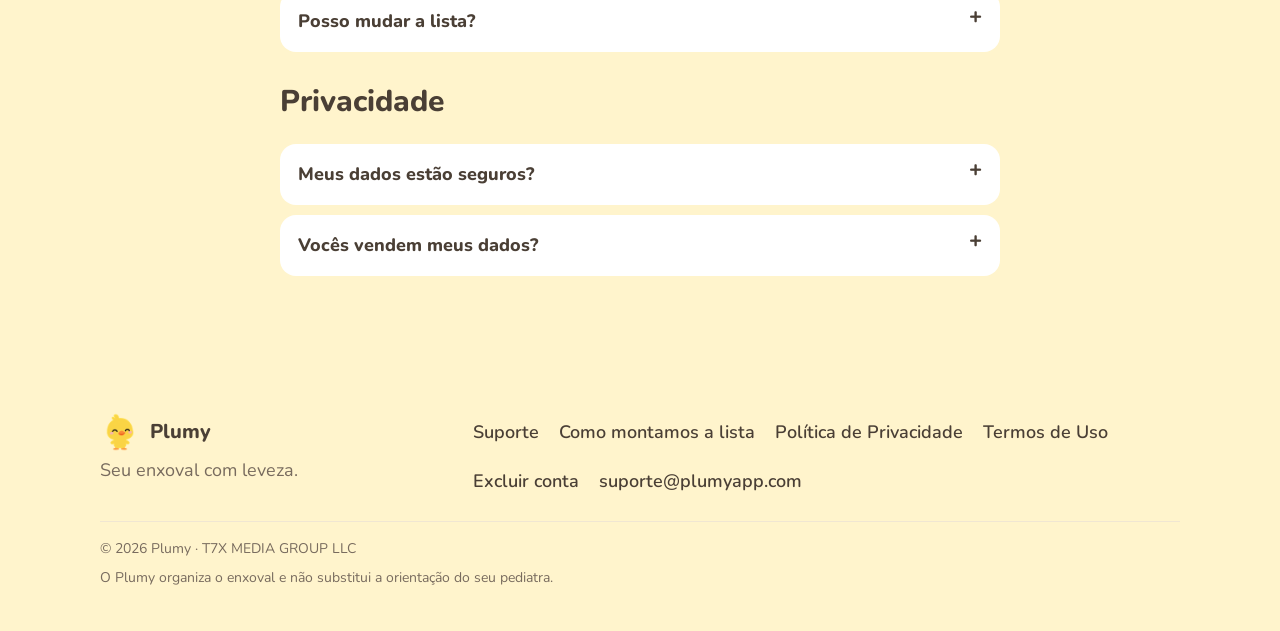
<file: suporte.html>
<!doctype html>
<html lang="pt-BR">
<head>
<meta charset="utf-8">
<meta name="viewport" content="width=device-width, initial-scale=1">
<title>Suporte · Plumy</title>
<meta name="description" content="Perguntas frequentes sobre o Plumy: assinatura, conta, listas e privacidade. Fale com a gente em suporte@plumyapp.com.">
<link rel="canonical" href="https://plumyapp.com/suporte.html">
<meta name="theme-color" content="#FFD84D">
<link rel="icon" href="favicon-32.png" sizes="32x32" type="image/png">
<link rel="icon" href="icon-192.png" sizes="192x192" type="image/png">
<link rel="apple-touch-icon" href="apple-touch-icon.png">
<meta property="og:type" content="website">
<meta property="og:site_name" content="Plumy">
<meta property="og:locale" content="pt_BR">
<meta property="og:title" content="Suporte · Plumy">
<meta property="og:description" content="Perguntas frequentes sobre o Plumy: assinatura, conta, listas e privacidade. Fale com a gente em suporte@plumyapp.com.">
<meta property="og:url" content="https://plumyapp.com/suporte.html">
<meta property="og:image" content="https://plumyapp.com/og.png">
<meta property="og:image:width" content="1200">
<meta property="og:image:height" content="630">
<meta property="og:image:alt" content="Patinho do Plumy e o texto: o enxoval certo para o mês e a cidade em que seu bebê nasce">
<meta name="twitter:card" content="summary_large_image">
<link rel="preconnect" href="https://fonts.googleapis.com">
<link rel="preconnect" href="https://fonts.gstatic.com" crossorigin>
<link rel="preload" as="style" href="https://fonts.googleapis.com/css2?family=Nunito:wght@400;600;800&display=swap">
<link rel="stylesheet" href="https://fonts.googleapis.com/css2?family=Nunito:wght@400;600;800&display=swap" media="print" onload="this.media='all'">
<noscript><link rel="stylesheet" href="https://fonts.googleapis.com/css2?family=Nunito:wght@400;600;800&display=swap"></noscript>
<style>:root{--amarelo:#FFD84D;--manteiga:#FFF4CC;--creme:#FFFBF2;--texto:#4A3F35;--suave:#786B5E;--laranja:#FFA552;--verde:#6BAA75;--borda:#F0E6D2;--largura:1080px;--leitura:720px;--raio:20px;}*,*::before,*::after{box-sizing:border-box;}html{scroll-behavior:smooth;-webkit-text-size-adjust:100%;}body{margin:0;background:var(--creme);color:var(--texto);font-family:'Nunito',system-ui,-apple-system,'Segoe UI',sans-serif;font-weight:400;font-size:17px;line-height:1.6;}img{max-width:100%;height:auto;display:block;}a{color:var(--texto);text-underline-offset:3px;}h1,h2,h3{font-weight:800;line-height:1.2;margin:0 0 12px;}h1{font-size:clamp(30px,6vw,46px);}h2{font-size:clamp(22px,4vw,30px);}h3{font-size:19px;}p{margin:0 0 12px;}strong{font-weight:800;}:focus-visible{outline:3px solid var(--laranja);outline-offset:3px;border-radius:6px;}.pular{position:absolute;left:16px;top:-60px;z-index:10;background:var(--texto);color:var(--creme);padding:10px 16px;border-radius:999px;text-decoration:none;font-weight:800;}.pular:focus{top:12px;}.topo{position:sticky;top:0;z-index:5;background:rgba(255,251,242,0.92);backdrop-filter:saturate(140%) blur(8px);-webkit-backdrop-filter:saturate(140%) blur(8px);border-bottom:1px solid transparent;}.topo-dentro{max-width:var(--largura);margin:0 auto;padding:12px 16px;display:flex;align-items:center;justify-content:space-between;gap:12px;}.marca{display:flex;align-items:center;gap:10px;text-decoration:none;font-weight:800;font-size:22px;color:var(--texto);}.marca img{width:40px;height:40px;}.botao{display:inline-flex;align-items:center;justify-content:center;gap:8px;min-height:44px;padding:10px 22px;background:var(--amarelo);color:var(--texto);border-radius:999px;font-weight:800;font-size:16px;text-decoration:none;box-shadow:0 3px 0 rgba(74,63,53,0.12);transition:transform 0.15s ease,box-shadow 0.15s ease;}.botao:hover{transform:translateY(-1px);box-shadow:0 5px 0 rgba(74,63,53,0.12);}.botao:active{transform:translateY(1px);box-shadow:0 1px 0 rgba(74,63,53,0.12);}.loja-em-breve{display:inline-flex;align-items:center;min-height:48px;padding:10px 20px;border:2px solid var(--texto);border-radius:999px;font-weight:800;font-size:15px;}main{display:block;}.secao{padding:56px 16px;}.secao.manteiga{background:var(--manteiga);}.dentro{max-width:var(--largura);margin:0 auto;}.leitura{max-width:var(--leitura);margin:0 auto;padding:32px 16px 56px;}.suave{color:var(--suave);}.pequeno{font-size:14px;}.documento h1{margin-top:8px;}.documento h2{font-size:21px;margin:36px 0 10px;}.documento p{margin-bottom:14px;}.documento .atualizado{color:var(--suave);font-size:15px;margin-bottom:28px;}.rodape{background:var(--manteiga);padding:40px 16px 32px;margin-top:0;}.rodape-dentro{max-width:var(--largura);margin:0 auto;display:grid;gap:20px;}.rodape .marca{font-size:20px;}.rodape .lema{margin:4px 0 0;color:var(--suave);}.rodape nav ul{list-style:none;margin:0;padding:0;display:flex;flex-wrap:wrap;gap:8px 20px;}.rodape nav a{display:inline-block;padding:6px 0;font-weight:600;text-decoration:none;}.rodape nav a:hover{text-decoration:underline;}.rodape .legal{border-top:1px solid var(--borda);padding-top:16px;color:var(--suave);font-size:14px;}.rodape .legal p{margin:0 0 6px;}@media (min-width:760px){body{font-size:18px;}.topo-dentro{padding:14px 24px;}.secao{padding:88px 24px;}.leitura{padding:48px 24px 80px;}.rodape{padding:48px 24px 36px;}.rodape-dentro{grid-template-columns:1fr 2fr;align-items:start;}.rodape .legal{grid-column:1 / -1;}}@media (prefers-reduced-motion:reduce){html{scroll-behavior:auto;}*,*::before,*::after{animation:none !important;transition:none !important;}}.centro{text-align:center;}.centralizado{margin-left:auto;margin-right:auto;justify-content:center;}.estreito{max-width:var(--leitura);}.destaque-texto{font-size:1.06em;max-width:680px;margin-left:auto;margin-right:auto;}.patinho{width:100%;height:auto;}.link-forte{font-weight:800;}.abertura{padding-top:32px;}.abertura-grade{display:grid;gap:24px;align-items:center;}.abertura .subtitulo{font-size:1.1em;margin:16px 0 24px;}.abertura-imagem .patinho{max-width:260px;margin:0 auto;}.lojas{display:flex;flex-wrap:wrap;gap:12px;margin-bottom:12px;}.chips{list-style:none;padding:0;margin:20px 0 0;display:flex;flex-wrap:wrap;gap:8px;}.chips li{background:var(--manteiga);border-radius:999px;padding:6px 14px;font-weight:600;font-size:15px;}.pulinho{animation:pulinho 1.2s ease 0.3s 1 both;}@keyframes pulinho{0%{transform:translateY(12px);opacity:0;}55%{transform:translateY(-10px);opacity:1;}75%{transform:translateY(0);}88%{transform:translateY(-4px);}100%{transform:translateY(0);}}.diferencial{text-align:center;}.diferencial h2{max-width:760px;margin:0 auto 16px;}.dupla-patinhos{display:flex;justify-content:center;gap:8px;margin-bottom:16px;}.dupla-patinhos .patinho{width:120px;}.linha-tempo{margin:32px auto 0;max-width:760px;}.linha-tempo figcaption{font-weight:600;color:var(--suave);font-size:15px;margin-bottom:12px;}.linha-tempo ol{list-style:none;padding:0;margin:0;display:grid;grid-template-columns:repeat(5,1fr);gap:6px;}.linha-tempo li{background:#fff;border-radius:16px;padding:12px 4px;display:grid;gap:2px;justify-items:center;border:2px solid transparent;}.linha-tempo li.clima-frio{border-color:#BFDDF2;}.linha-tempo li.clima-ameno{border-color:var(--amarelo);}.linha-tempo li.clima-calor{border-color:var(--laranja);}.linha-tempo .tam{font-weight:800;font-size:20px;}.linha-tempo .icone{font-size:22px;}.linha-tempo .clima{font-weight:600;font-size:13px;}.linha-tempo .meses{color:var(--suave);font-size:12px;}.comparacao{display:grid;gap:16px;margin-top:24px;}.coluna{border-radius:var(--raio);padding:24px;}.coluna.sem{background:#fff;border:2px dashed var(--borda);}.coluna.com{background:var(--amarelo);}.coluna ul{list-style:none;margin:0;padding:0;display:grid;gap:12px;}.coluna li{padding-left:30px;position:relative;}.coluna.sem li::before{content:"✕";position:absolute;left:4px;color:var(--suave);font-weight:800;}.coluna.com li::before{content:"✓";position:absolute;left:4px;font-weight:800;}.passos-grade{display:grid;gap:24px;align-items:center;}.passos-grade .patinho{max-width:200px;margin:0 auto;}.passos{list-style:none;counter-reset:passo;padding:0;margin:16px 0 0;display:grid;gap:16px;}.passos li{counter-increment:passo;position:relative;padding-left:56px;min-height:40px;}.passos li::before{content:counter(passo);position:absolute;left:0;top:0;width:40px;height:40px;border-radius:50%;background:var(--amarelo);display:grid;place-items:center;font-weight:800;}.listas{list-style:none;padding:0;margin:24px 0 0;display:grid;grid-template-columns:repeat(2,1fr);gap:10px;}.listas li{background:var(--manteiga);border-radius:16px;padding:14px;display:flex;align-items:center;gap:10px;font-weight:600;}.listas li span{font-size:24px;}.card{background:#fff;border-radius:var(--raio);padding:24px;}.fases{display:grid;gap:16px;margin:24px 0;}.etiqueta{display:inline-block;background:var(--amarelo);border-radius:999px;padding:2px 12px;font-weight:800;font-size:13px;margin-bottom:10px;}.recursos{display:grid;gap:16px;}.recursos .card{background:var(--manteiga);text-align:center;}.recursos .patinho{width:110px;margin:0 auto 8px;}.faq{display:grid;gap:10px;margin-top:24px;}.faq details{background:#fff;border-radius:16px;padding:4px 18px;}.faq summary{cursor:pointer;font-weight:800;padding:12px 0;list-style:none;position:relative;padding-right:28px;}.faq summary::-webkit-details-marker{display:none;}.faq summary::after{content:"+";position:absolute;right:0;top:10px;font-size:22px;line-height:1;}.faq details[open] summary::after{content:"–";}.faq details p{margin:0 0 14px;}.final .patinho{width:170px;margin:0 auto 8px;}.final h2{max-width:640px;margin:0 auto 20px;}@media (min-width:760px){.abertura{padding-top:56px;}.abertura-grade{grid-template-columns:1.3fr 1fr;}.abertura-imagem .patinho{max-width:340px;}.dupla-patinhos .patinho{width:150px;}.linha-tempo ol{gap:12px;}.linha-tempo li{padding:18px 8px;}.comparacao{grid-template-columns:1fr 1fr;}.passos-grade{grid-template-columns:1fr 1.6fr;}.passos-grade .patinho{max-width:280px;}.listas{grid-template-columns:repeat(3,1fr);}.fases{grid-template-columns:1fr 1fr;}.recursos{grid-template-columns:repeat(3,1fr);}}.cabeca-pagina{padding-bottom:40px;}.patinho-pagina .patinho{width:140px;margin:0 auto 12px;}.contato{background:var(--manteiga);border-radius:var(--raio);padding:20px;margin-top:20px;}.contato p{margin:0 0 4px;}.contato .email{font-size:1.2em;font-weight:800;margin-bottom:8px;overflow-wrap:anywhere;}.estreito h2{margin-top:32px;}.estreito h2:first-child{margin-top:0;}.metodo{display:grid;gap:28px;}.metodo article{background:#fff;border-radius:var(--raio);padding:24px;}.metodo h2{margin:0 0 10px;}.faixas{list-style:none;padding:0;margin:16px 0 0;display:grid;gap:8px;}.faixas li{display:flex;align-items:center;gap:10px;padding:10px 14px;border-radius:14px;border:2px solid var(--borda);}.faixas li.clima-frio{border-color:#BFDDF2;}.faixas li.clima-ameno{border-color:var(--amarelo);}.faixas li.clima-calor{border-color:var(--laranja);}.tabela-rolagem{overflow-x:auto;margin-top:12px;}.tabela-tamanhos{border-collapse:collapse;width:100%;min-width:260px;}.tabela-tamanhos th,.tabela-tamanhos td{text-align:left;padding:10px 12px;border-bottom:1px solid var(--borda);}.tabela-tamanhos thead th{font-size:14px;color:var(--suave);}.tabela-tamanhos tbody th{font-weight:800;width:30%;}.aviso{background:var(--amarelo);border-radius:var(--raio);padding:20px 24px;}.aviso p{margin:0;}@media (min-width:760px){.faixas{grid-template-columns:repeat(3,1fr);}}</style>
<script type="application/ld+json">{"@context":"https://schema.org","@type":"Organization","name":"Plumy","legalName":"T7X MEDIA GROUP LLC","url":"https://plumyapp.com/","logo":"https://plumyapp.com/apple-touch-icon.png","email":"suporte@plumyapp.com"}</script>
</head>
<body>
<a class="pular" href="#conteudo">Pular para o conteúdo</a>
<header class="topo">
  <div class="topo-dentro">
    <a class="marca" href="index.html" aria-label="Plumy, página inicial"><img src="patinho.png" alt="" width="40" height="40">Plumy</a>
    <a class="botao" href="index.html#baixar">Baixar o app</a>
  </div>
</header>
<main id="conteudo">

<section class="secao cabeca-pagina">
  <div class="dentro estreito centro">
    <div class="patinho-pagina"><img class="patinho" src="mascote/acolhendo.png" alt="Patinho do Plumy de braços abertos" width="160" height="160"></div>
    <h1>Como podemos ajudar?</h1>
    <div class="contato">
      <p>Escreva para</p>
      <p class="email"><a href="mailto:suporte@plumyapp.com">suporte@plumyapp.com</a></p>
      <p class="suave pequeno">Conte o que aconteceu e, se for sobre a sua conta, escreva do mesmo e-mail que você usa no Plumy.</p>
    </div>
  </div>
</section>

<section class="secao manteiga">
  <div class="dentro estreito">
    <h2>Assinatura</h2>
    <div class="faq">
      <details><summary>Quanto custa o Plumy?</summary><p>Você tem 3 dias grátis para experimentar. Depois, R$ 49,90 por ano (cerca de R$ 4,16 por mês) ou R$ 19,90 por mês. A cobrança é feita pela App Store ou pelo Google Play.</p></details>
      <details><summary>Tem versão gratuita?</summary><p>Não. O Plumy funciona por assinatura, com 3 dias grátis para você conhecer tudo antes de pagar.</p></details>
      <details><summary>Como cancelo?</summary><p>No iPhone: Ajustes → seu nome → Assinaturas → Plumy. No Android: Google Play → Pagamentos e assinaturas → Assinaturas → Plumy. Se cancelar durante os 3 dias grátis, você não é cobrada.</p></details>
      <details><summary>Excluir a conta cancela a assinatura?</summary><p>Não. A assinatura é da App Store ou do Google Play e precisa ser cancelada lá.</p></details>
    </div>
    <h2>Conta</h2>
    <div class="faq">
      <details><summary>Preciso de senha?</summary><p>Não. Você entra com o seu e-mail e recebe um código de 6 números, que vale por 10 minutos.</p></details>
      <details><summary>Não recebi o código. E agora?</summary><p>Confira a caixa de spam e a aba Promoções. Espere 1 minuto e peça um novo código. Se não chegar, escreva para o suporte.</p></details>
      <details><summary>Troquei de celular. Perco minhas listas?</summary><p>Não. Entre com o mesmo e-mail e tudo volta: quiz, listas, armário e fotos.</p></details>
      <details><summary>Como excluo minha conta?</summary><p>No app: aba Você → Excluir conta. Ou veja a página <a href="excluir-conta.html">Excluir conta</a>.</p></details>
    </div>
    <h2>Listas</h2>
    <div class="faq">
      <details><summary>Já comprei parte do enxoval. O Plumy serve para mim?</summary><p>Serve. Marque o que já tem e o app mostra só o que falta.</p></details>
      <details><summary>O bebê já nasceu. Ainda dá para usar?</summary><p>Sim. No quiz, escolha a opção de que o bebê já nasceu.</p></details>
      <details><summary>Posso mudar a lista?</summary><p>Você pode marcar quantas peças já tem de cada item e riscar o que não vai usar. O progresso de cada lista se atualiza na hora.</p></details>
    </div>
    <h2>Privacidade</h2>
    <div class="faq">
      <details><summary>Meus dados estão seguros?</summary><p>Seus dados ficam em servidores no Brasil, protegidos por criptografia, e só a sua conta tem acesso a eles pelo app. A qualquer momento você pode baixar ou apagar tudo pelo app. Veja a <a href="privacidade.html">Política de Privacidade</a>.</p></details>
      <details><summary>Vocês vendem meus dados?</summary><p>Não. O Plumy não tem anúncios, não vende os seus dados e não usa os seus dados para publicidade.</p></details>
    </div>
  </div>
</section>
<script type="application/ld+json">{"@context":"https://schema.org","@type":"FAQPage","mainEntity":[{"@type":"Question","name":"Quanto custa o Plumy?","acceptedAnswer":{"@type":"Answer","text":"Você tem 3 dias grátis para experimentar. Depois, R$ 49,90 por ano (cerca de R$ 4,16 por mês) ou R$ 19,90 por mês. A cobrança é feita pela App Store ou pelo Google Play."}},{"@type":"Question","name":"Tem versão gratuita?","acceptedAnswer":{"@type":"Answer","text":"Não. O Plumy funciona por assinatura, com 3 dias grátis para você conhecer tudo antes de pagar."}},{"@type":"Question","name":"Como cancelo?","acceptedAnswer":{"@type":"Answer","text":"No iPhone: Ajustes → seu nome → Assinaturas → Plumy. No Android: Google Play → Pagamentos e assinaturas → Assinaturas → Plumy. Se cancelar durante os 3 dias grátis, você não é cobrada."}},{"@type":"Question","name":"Excluir a conta cancela a assinatura?","acceptedAnswer":{"@type":"Answer","text":"Não. A assinatura é da App Store ou do Google Play e precisa ser cancelada lá."}},{"@type":"Question","name":"Preciso de senha?","acceptedAnswer":{"@type":"Answer","text":"Não. Você entra com o seu e-mail e recebe um código de 6 números, que vale por 10 minutos."}},{"@type":"Question","name":"Não recebi o código. E agora?","acceptedAnswer":{"@type":"Answer","text":"Confira a caixa de spam e a aba Promoções. Espere 1 minuto e peça um novo código. Se não chegar, escreva para o suporte."}},{"@type":"Question","name":"Troquei de celular. Perco minhas listas?","acceptedAnswer":{"@type":"Answer","text":"Não. Entre com o mesmo e-mail e tudo volta: quiz, listas, armário e fotos."}},{"@type":"Question","name":"Como excluo minha conta?","acceptedAnswer":{"@type":"Answer","text":"No app: aba Você → Excluir conta. Ou veja a página Excluir conta."}},{"@type":"Question","name":"Já comprei parte do enxoval. O Plumy serve para mim?","acceptedAnswer":{"@type":"Answer","text":"Serve. Marque o que já tem e o app mostra só o que falta."}},{"@type":"Question","name":"O bebê já nasceu. Ainda dá para usar?","acceptedAnswer":{"@type":"Answer","text":"Sim. No quiz, escolha a opção de que o bebê já nasceu."}},{"@type":"Question","name":"Posso mudar a lista?","acceptedAnswer":{"@type":"Answer","text":"Você pode marcar quantas peças já tem de cada item e riscar o que não vai usar. O progresso de cada lista se atualiza na hora."}},{"@type":"Question","name":"Meus dados estão seguros?","acceptedAnswer":{"@type":"Answer","text":"Seus dados ficam em servidores no Brasil, protegidos por criptografia, e só a sua conta tem acesso a eles pelo app. A qualquer momento você pode baixar ou apagar tudo pelo app. Veja a Política de Privacidade."}},{"@type":"Question","name":"Vocês vendem meus dados?","acceptedAnswer":{"@type":"Answer","text":"Não. O Plumy não tem anúncios, não vende os seus dados e não usa os seus dados para publicidade."}}]}</script>

</main>
<footer class="rodape">
  <div class="rodape-dentro">
    <div>
      <a class="marca" href="index.html"><img src="patinho.png" alt="" width="36" height="36">Plumy</a>
      <p class="lema">Seu enxoval com leveza.</p>
    </div>
    <nav aria-label="Links do rodapé">
      <ul>
        <li><a href="suporte.html">Suporte</a></li>
        <li><a href="metodologia.html">Como montamos a lista</a></li>
        <li><a href="privacidade.html">Política de Privacidade</a></li>
        <li><a href="termos.html">Termos de Uso</a></li>
        <li><a href="excluir-conta.html">Excluir conta</a></li>
        <li><a href="mailto:suporte@plumyapp.com">suporte@plumyapp.com</a></li>
      </ul>
    </nav>
    <div class="legal">
      <p>© 2026 Plumy · T7X MEDIA GROUP LLC</p>
      <p>O Plumy organiza o enxoval e não substitui a orientação do seu pediatra.</p>
    </div>
  </div>
</footer>
</body>
</html>
</file>
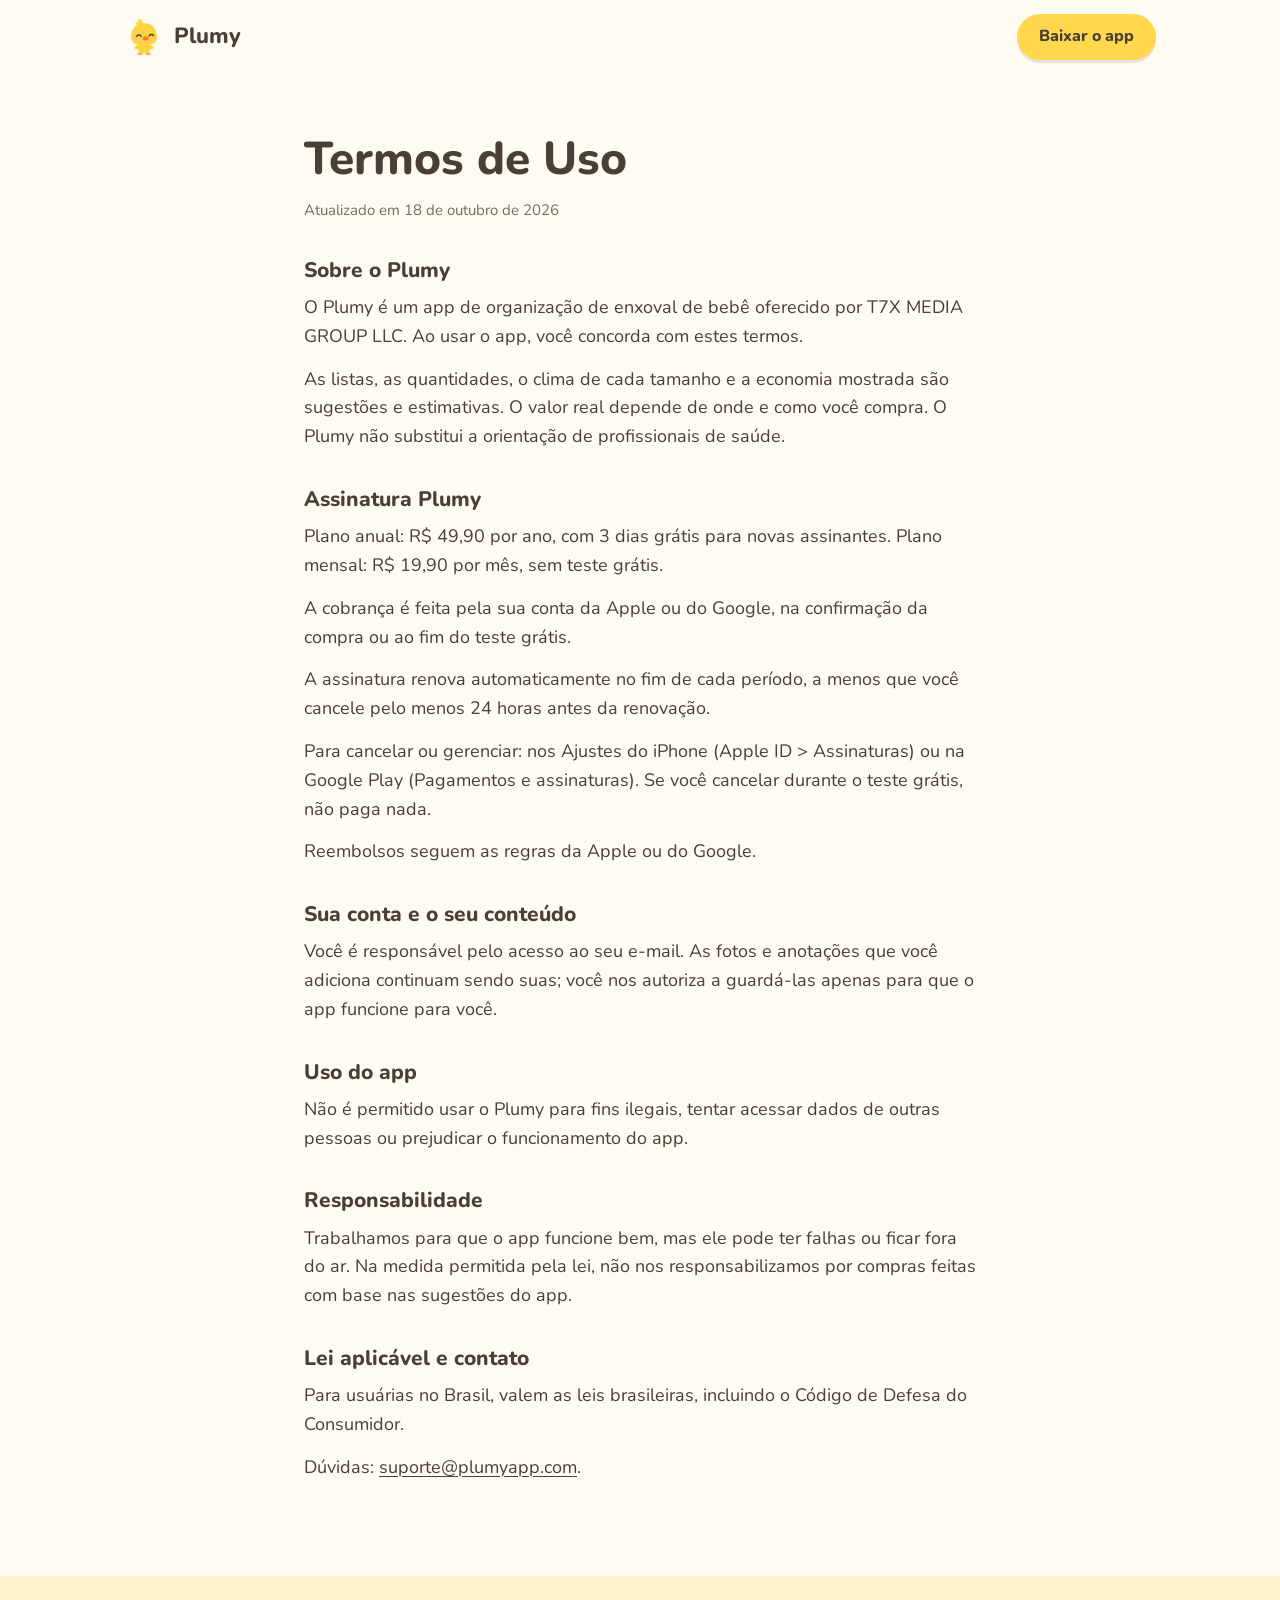
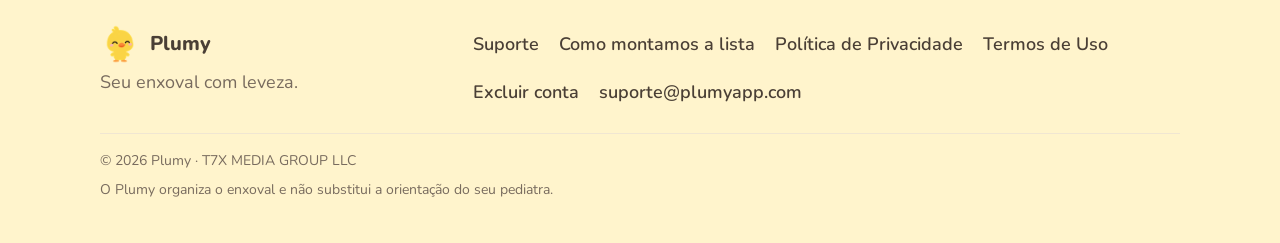
<file: termos.html>
<!doctype html>
<html lang="pt-BR">
<head>
<meta charset="utf-8">
<meta name="viewport" content="width=device-width, initial-scale=1">
<title>Termos de Uso · Plumy</title>
<meta name="description" content="Termos de Uso do app Plumy: assinatura, cancelamento e regras de uso.">
<link rel="canonical" href="https://plumyapp.com/termos.html">
<meta name="theme-color" content="#FFD84D">
<link rel="icon" href="favicon-32.png" sizes="32x32" type="image/png">
<link rel="icon" href="icon-192.png" sizes="192x192" type="image/png">
<link rel="apple-touch-icon" href="apple-touch-icon.png">
<meta property="og:type" content="website">
<meta property="og:site_name" content="Plumy">
<meta property="og:locale" content="pt_BR">
<meta property="og:title" content="Termos de Uso · Plumy">
<meta property="og:description" content="Termos de Uso do app Plumy: assinatura, cancelamento e regras de uso.">
<meta property="og:url" content="https://plumyapp.com/termos.html">
<meta property="og:image" content="https://plumyapp.com/og.png">
<meta property="og:image:width" content="1200">
<meta property="og:image:height" content="630">
<meta property="og:image:alt" content="Patinho do Plumy e o texto: o enxoval certo para o mês e a cidade em que seu bebê nasce">
<meta name="twitter:card" content="summary_large_image">
<link rel="preconnect" href="https://fonts.googleapis.com">
<link rel="preconnect" href="https://fonts.gstatic.com" crossorigin>
<link rel="preload" as="style" href="https://fonts.googleapis.com/css2?family=Nunito:wght@400;600;800&display=swap">
<link rel="stylesheet" href="https://fonts.googleapis.com/css2?family=Nunito:wght@400;600;800&display=swap" media="print" onload="this.media='all'">
<noscript><link rel="stylesheet" href="https://fonts.googleapis.com/css2?family=Nunito:wght@400;600;800&display=swap"></noscript>
<style>:root{--amarelo:#FFD84D;--manteiga:#FFF4CC;--creme:#FFFBF2;--texto:#4A3F35;--suave:#786B5E;--laranja:#FFA552;--verde:#6BAA75;--borda:#F0E6D2;--largura:1080px;--leitura:720px;--raio:20px;}*,*::before,*::after{box-sizing:border-box;}html{scroll-behavior:smooth;-webkit-text-size-adjust:100%;}body{margin:0;background:var(--creme);color:var(--texto);font-family:'Nunito',system-ui,-apple-system,'Segoe UI',sans-serif;font-weight:400;font-size:17px;line-height:1.6;}img{max-width:100%;height:auto;display:block;}a{color:var(--texto);text-underline-offset:3px;}h1,h2,h3{font-weight:800;line-height:1.2;margin:0 0 12px;}h1{font-size:clamp(30px,6vw,46px);}h2{font-size:clamp(22px,4vw,30px);}h3{font-size:19px;}p{margin:0 0 12px;}strong{font-weight:800;}:focus-visible{outline:3px solid var(--laranja);outline-offset:3px;border-radius:6px;}.pular{position:absolute;left:16px;top:-60px;z-index:10;background:var(--texto);color:var(--creme);padding:10px 16px;border-radius:999px;text-decoration:none;font-weight:800;}.pular:focus{top:12px;}.topo{position:sticky;top:0;z-index:5;background:rgba(255,251,242,0.92);backdrop-filter:saturate(140%) blur(8px);-webkit-backdrop-filter:saturate(140%) blur(8px);border-bottom:1px solid transparent;}.topo-dentro{max-width:var(--largura);margin:0 auto;padding:12px 16px;display:flex;align-items:center;justify-content:space-between;gap:12px;}.marca{display:flex;align-items:center;gap:10px;text-decoration:none;font-weight:800;font-size:22px;color:var(--texto);}.marca img{width:40px;height:40px;}.botao{display:inline-flex;align-items:center;justify-content:center;gap:8px;min-height:44px;padding:10px 22px;background:var(--amarelo);color:var(--texto);border-radius:999px;font-weight:800;font-size:16px;text-decoration:none;box-shadow:0 3px 0 rgba(74,63,53,0.12);transition:transform 0.15s ease,box-shadow 0.15s ease;}.botao:hover{transform:translateY(-1px);box-shadow:0 5px 0 rgba(74,63,53,0.12);}.botao:active{transform:translateY(1px);box-shadow:0 1px 0 rgba(74,63,53,0.12);}.loja-em-breve{display:inline-flex;align-items:center;min-height:48px;padding:10px 20px;border:2px solid var(--texto);border-radius:999px;font-weight:800;font-size:15px;}main{display:block;}.secao{padding:56px 16px;}.secao.manteiga{background:var(--manteiga);}.dentro{max-width:var(--largura);margin:0 auto;}.leitura{max-width:var(--leitura);margin:0 auto;padding:32px 16px 56px;}.suave{color:var(--suave);}.pequeno{font-size:14px;}.documento h1{margin-top:8px;}.documento h2{font-size:21px;margin:36px 0 10px;}.documento p{margin-bottom:14px;}.documento .atualizado{color:var(--suave);font-size:15px;margin-bottom:28px;}.rodape{background:var(--manteiga);padding:40px 16px 32px;margin-top:0;}.rodape-dentro{max-width:var(--largura);margin:0 auto;display:grid;gap:20px;}.rodape .marca{font-size:20px;}.rodape .lema{margin:4px 0 0;color:var(--suave);}.rodape nav ul{list-style:none;margin:0;padding:0;display:flex;flex-wrap:wrap;gap:8px 20px;}.rodape nav a{display:inline-block;padding:6px 0;font-weight:600;text-decoration:none;}.rodape nav a:hover{text-decoration:underline;}.rodape .legal{border-top:1px solid var(--borda);padding-top:16px;color:var(--suave);font-size:14px;}.rodape .legal p{margin:0 0 6px;}@media (min-width:760px){body{font-size:18px;}.topo-dentro{padding:14px 24px;}.secao{padding:88px 24px;}.leitura{padding:48px 24px 80px;}.rodape{padding:48px 24px 36px;}.rodape-dentro{grid-template-columns:1fr 2fr;align-items:start;}.rodape .legal{grid-column:1 / -1;}}@media (prefers-reduced-motion:reduce){html{scroll-behavior:auto;}*,*::before,*::after{animation:none !important;transition:none !important;}}.centro{text-align:center;}.centralizado{margin-left:auto;margin-right:auto;justify-content:center;}.estreito{max-width:var(--leitura);}.destaque-texto{font-size:1.06em;max-width:680px;margin-left:auto;margin-right:auto;}.patinho{width:100%;height:auto;}.link-forte{font-weight:800;}.abertura{padding-top:32px;}.abertura-grade{display:grid;gap:24px;align-items:center;}.abertura .subtitulo{font-size:1.1em;margin:16px 0 24px;}.abertura-imagem .patinho{max-width:260px;margin:0 auto;}.lojas{display:flex;flex-wrap:wrap;gap:12px;margin-bottom:12px;}.chips{list-style:none;padding:0;margin:20px 0 0;display:flex;flex-wrap:wrap;gap:8px;}.chips li{background:var(--manteiga);border-radius:999px;padding:6px 14px;font-weight:600;font-size:15px;}.pulinho{animation:pulinho 1.2s ease 0.3s 1 both;}@keyframes pulinho{0%{transform:translateY(12px);opacity:0;}55%{transform:translateY(-10px);opacity:1;}75%{transform:translateY(0);}88%{transform:translateY(-4px);}100%{transform:translateY(0);}}.diferencial{text-align:center;}.diferencial h2{max-width:760px;margin:0 auto 16px;}.dupla-patinhos{display:flex;justify-content:center;gap:8px;margin-bottom:16px;}.dupla-patinhos .patinho{width:120px;}.linha-tempo{margin:32px auto 0;max-width:760px;}.linha-tempo figcaption{font-weight:600;color:var(--suave);font-size:15px;margin-bottom:12px;}.linha-tempo ol{list-style:none;padding:0;margin:0;display:grid;grid-template-columns:repeat(5,1fr);gap:6px;}.linha-tempo li{background:#fff;border-radius:16px;padding:12px 4px;display:grid;gap:2px;justify-items:center;border:2px solid transparent;}.linha-tempo li.clima-frio{border-color:#BFDDF2;}.linha-tempo li.clima-ameno{border-color:var(--amarelo);}.linha-tempo li.clima-calor{border-color:var(--laranja);}.linha-tempo .tam{font-weight:800;font-size:20px;}.linha-tempo .icone{font-size:22px;}.linha-tempo .clima{font-weight:600;font-size:13px;}.linha-tempo .meses{color:var(--suave);font-size:12px;}.comparacao{display:grid;gap:16px;margin-top:24px;}.coluna{border-radius:var(--raio);padding:24px;}.coluna.sem{background:#fff;border:2px dashed var(--borda);}.coluna.com{background:var(--amarelo);}.coluna ul{list-style:none;margin:0;padding:0;display:grid;gap:12px;}.coluna li{padding-left:30px;position:relative;}.coluna.sem li::before{content:"✕";position:absolute;left:4px;color:var(--suave);font-weight:800;}.coluna.com li::before{content:"✓";position:absolute;left:4px;font-weight:800;}.passos-grade{display:grid;gap:24px;align-items:center;}.passos-grade .patinho{max-width:200px;margin:0 auto;}.passos{list-style:none;counter-reset:passo;padding:0;margin:16px 0 0;display:grid;gap:16px;}.passos li{counter-increment:passo;position:relative;padding-left:56px;min-height:40px;}.passos li::before{content:counter(passo);position:absolute;left:0;top:0;width:40px;height:40px;border-radius:50%;background:var(--amarelo);display:grid;place-items:center;font-weight:800;}.listas{list-style:none;padding:0;margin:24px 0 0;display:grid;grid-template-columns:repeat(2,1fr);gap:10px;}.listas li{background:var(--manteiga);border-radius:16px;padding:14px;display:flex;align-items:center;gap:10px;font-weight:600;}.listas li span{font-size:24px;}.card{background:#fff;border-radius:var(--raio);padding:24px;}.fases{display:grid;gap:16px;margin:24px 0;}.etiqueta{display:inline-block;background:var(--amarelo);border-radius:999px;padding:2px 12px;font-weight:800;font-size:13px;margin-bottom:10px;}.recursos{display:grid;gap:16px;}.recursos .card{background:var(--manteiga);text-align:center;}.recursos .patinho{width:110px;margin:0 auto 8px;}.faq{display:grid;gap:10px;margin-top:24px;}.faq details{background:#fff;border-radius:16px;padding:4px 18px;}.faq summary{cursor:pointer;font-weight:800;padding:12px 0;list-style:none;position:relative;padding-right:28px;}.faq summary::-webkit-details-marker{display:none;}.faq summary::after{content:"+";position:absolute;right:0;top:10px;font-size:22px;line-height:1;}.faq details[open] summary::after{content:"–";}.faq details p{margin:0 0 14px;}.final .patinho{width:170px;margin:0 auto 8px;}.final h2{max-width:640px;margin:0 auto 20px;}@media (min-width:760px){.abertura{padding-top:56px;}.abertura-grade{grid-template-columns:1.3fr 1fr;}.abertura-imagem .patinho{max-width:340px;}.dupla-patinhos .patinho{width:150px;}.linha-tempo ol{gap:12px;}.linha-tempo li{padding:18px 8px;}.comparacao{grid-template-columns:1fr 1fr;}.passos-grade{grid-template-columns:1fr 1.6fr;}.passos-grade .patinho{max-width:280px;}.listas{grid-template-columns:repeat(3,1fr);}.fases{grid-template-columns:1fr 1fr;}.recursos{grid-template-columns:repeat(3,1fr);}}.cabeca-pagina{padding-bottom:40px;}.patinho-pagina .patinho{width:140px;margin:0 auto 12px;}.contato{background:var(--manteiga);border-radius:var(--raio);padding:20px;margin-top:20px;}.contato p{margin:0 0 4px;}.contato .email{font-size:1.2em;font-weight:800;margin-bottom:8px;overflow-wrap:anywhere;}.estreito h2{margin-top:32px;}.estreito h2:first-child{margin-top:0;}.metodo{display:grid;gap:28px;}.metodo article{background:#fff;border-radius:var(--raio);padding:24px;}.metodo h2{margin:0 0 10px;}.faixas{list-style:none;padding:0;margin:16px 0 0;display:grid;gap:8px;}.faixas li{display:flex;align-items:center;gap:10px;padding:10px 14px;border-radius:14px;border:2px solid var(--borda);}.faixas li.clima-frio{border-color:#BFDDF2;}.faixas li.clima-ameno{border-color:var(--amarelo);}.faixas li.clima-calor{border-color:var(--laranja);}.tabela-rolagem{overflow-x:auto;margin-top:12px;}.tabela-tamanhos{border-collapse:collapse;width:100%;min-width:260px;}.tabela-tamanhos th,.tabela-tamanhos td{text-align:left;padding:10px 12px;border-bottom:1px solid var(--borda);}.tabela-tamanhos thead th{font-size:14px;color:var(--suave);}.tabela-tamanhos tbody th{font-weight:800;width:30%;}.aviso{background:var(--amarelo);border-radius:var(--raio);padding:20px 24px;}.aviso p{margin:0;}@media (min-width:760px){.faixas{grid-template-columns:repeat(3,1fr);}}</style>
<script type="application/ld+json">{"@context":"https://schema.org","@type":"Organization","name":"Plumy","legalName":"T7X MEDIA GROUP LLC","url":"https://plumyapp.com/","logo":"https://plumyapp.com/apple-touch-icon.png","email":"suporte@plumyapp.com"}</script>
</head>
<body>
<a class="pular" href="#conteudo">Pular para o conteúdo</a>
<header class="topo">
  <div class="topo-dentro">
    <a class="marca" href="index.html" aria-label="Plumy, página inicial"><img src="patinho.png" alt="" width="40" height="40">Plumy</a>
    <a class="botao" href="index.html#baixar">Baixar o app</a>
  </div>
</header>
<main id="conteudo">

<article class="leitura documento">
<h1>Termos de Uso</h1>
<p class="atualizado">Atualizado em 18 de outubro de 2026</p>
<h2>Sobre o Plumy</h2>
<p>O Plumy é um app de organização de enxoval de bebê oferecido por T7X MEDIA GROUP LLC. Ao usar o app, você concorda com estes termos.</p>
<p>As listas, as quantidades, o clima de cada tamanho e a economia mostrada são sugestões e estimativas. O valor real depende de onde e como você compra. O Plumy não substitui a orientação de profissionais de saúde.</p>
<h2>Assinatura Plumy</h2>
<p>Plano anual: R$ 49,90 por ano, com 3 dias grátis para novas assinantes. Plano mensal: R$ 19,90 por mês, sem teste grátis.</p>
<p>A cobrança é feita pela sua conta da Apple ou do Google, na confirmação da compra ou ao fim do teste grátis.</p>
<p>A assinatura renova automaticamente no fim de cada período, a menos que você cancele pelo menos 24 horas antes da renovação.</p>
<p>Para cancelar ou gerenciar: nos Ajustes do iPhone (Apple ID &gt; Assinaturas) ou na Google Play (Pagamentos e assinaturas). Se você cancelar durante o teste grátis, não paga nada.</p>
<p>Reembolsos seguem as regras da Apple ou do Google.</p>
<h2>Sua conta e o seu conteúdo</h2>
<p>Você é responsável pelo acesso ao seu e-mail. As fotos e anotações que você adiciona continuam sendo suas; você nos autoriza a guardá-las apenas para que o app funcione para você.</p>
<h2>Uso do app</h2>
<p>Não é permitido usar o Plumy para fins ilegais, tentar acessar dados de outras pessoas ou prejudicar o funcionamento do app.</p>
<h2>Responsabilidade</h2>
<p>Trabalhamos para que o app funcione bem, mas ele pode ter falhas ou ficar fora do ar. Na medida permitida pela lei, não nos responsabilizamos por compras feitas com base nas sugestões do app.</p>
<h2>Lei aplicável e contato</h2>
<p>Para usuárias no Brasil, valem as leis brasileiras, incluindo o Código de Defesa do Consumidor.</p>
<p>Dúvidas: <a href="mailto:suporte@plumyapp.com">suporte@plumyapp.com</a>.</p>
</article>

</main>
<footer class="rodape">
  <div class="rodape-dentro">
    <div>
      <a class="marca" href="index.html"><img src="patinho.png" alt="" width="36" height="36">Plumy</a>
      <p class="lema">Seu enxoval com leveza.</p>
    </div>
    <nav aria-label="Links do rodapé">
      <ul>
        <li><a href="suporte.html">Suporte</a></li>
        <li><a href="metodologia.html">Como montamos a lista</a></li>
        <li><a href="privacidade.html">Política de Privacidade</a></li>
        <li><a href="termos.html">Termos de Uso</a></li>
        <li><a href="excluir-conta.html">Excluir conta</a></li>
        <li><a href="mailto:suporte@plumyapp.com">suporte@plumyapp.com</a></li>
      </ul>
    </nav>
    <div class="legal">
      <p>© 2026 Plumy · T7X MEDIA GROUP LLC</p>
      <p>O Plumy organiza o enxoval e não substitui a orientação do seu pediatra.</p>
    </div>
  </div>
</footer>
</body>
</html>
</file>
